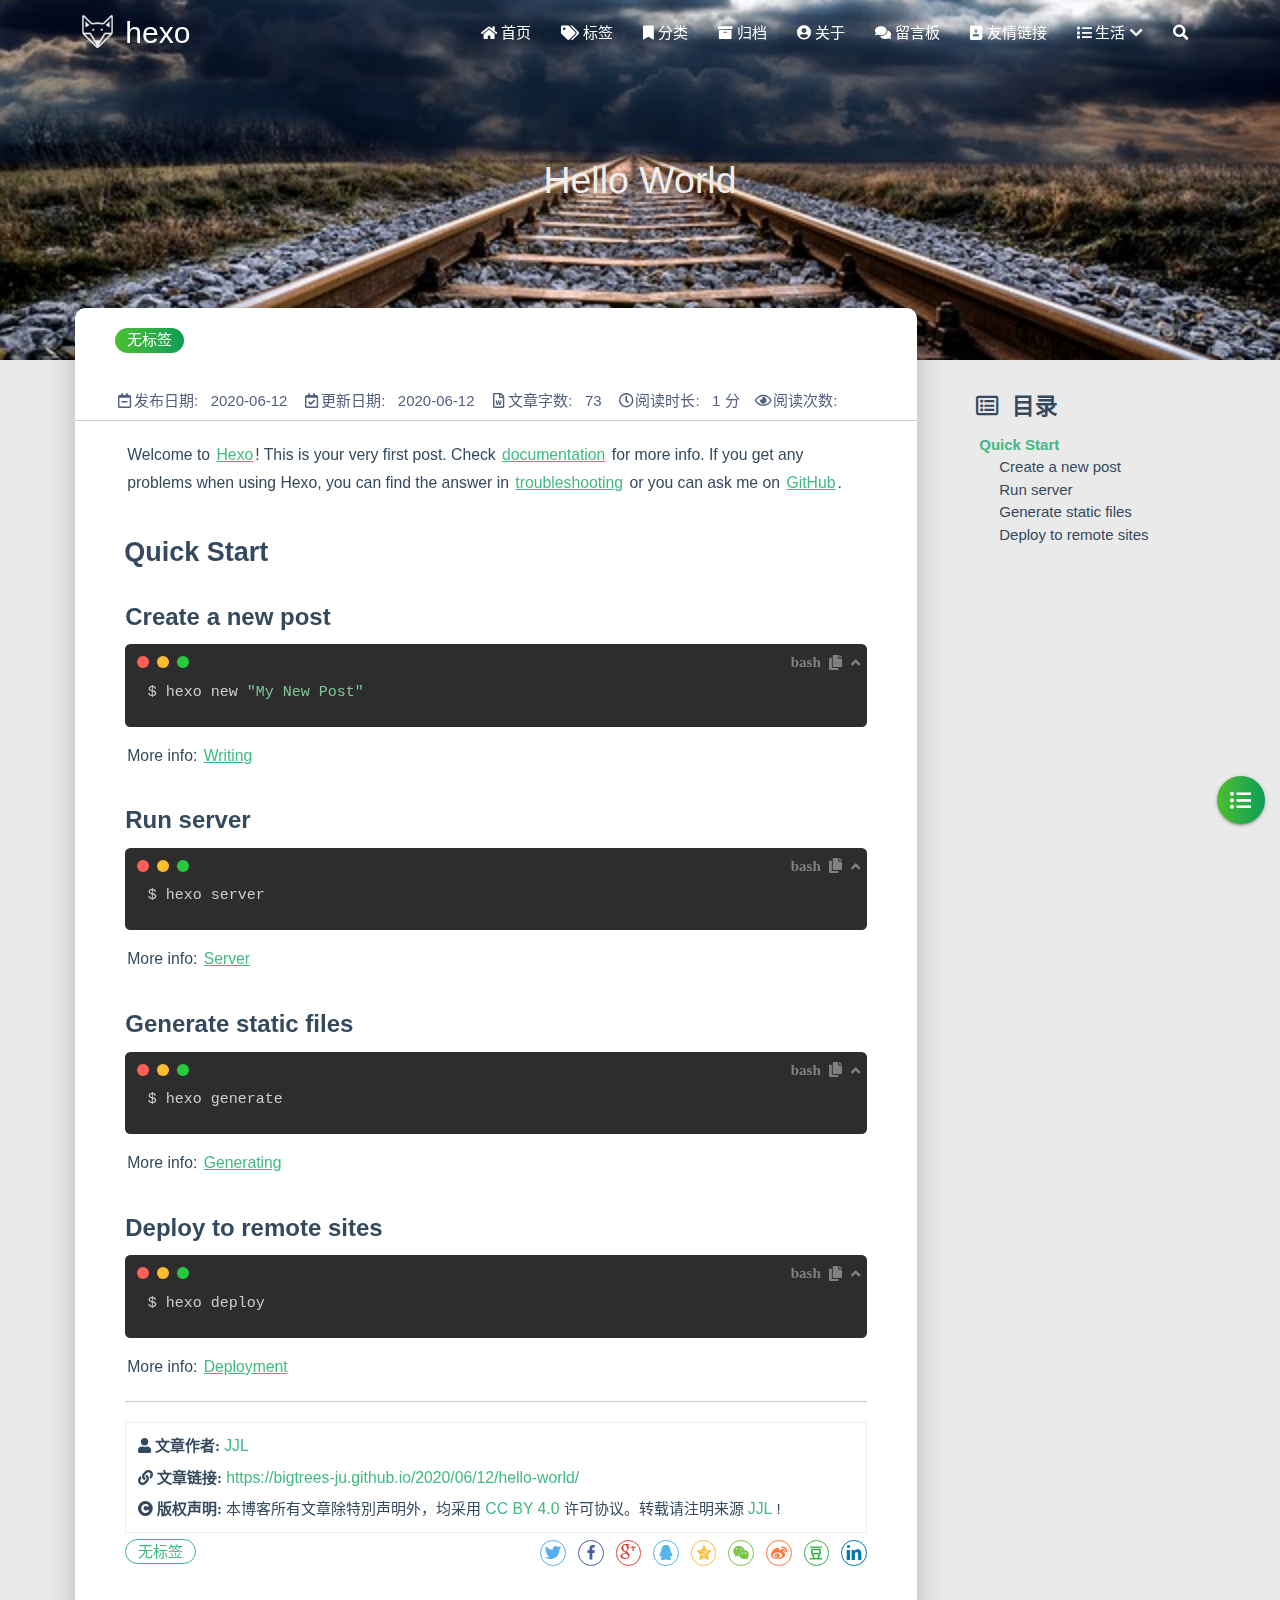
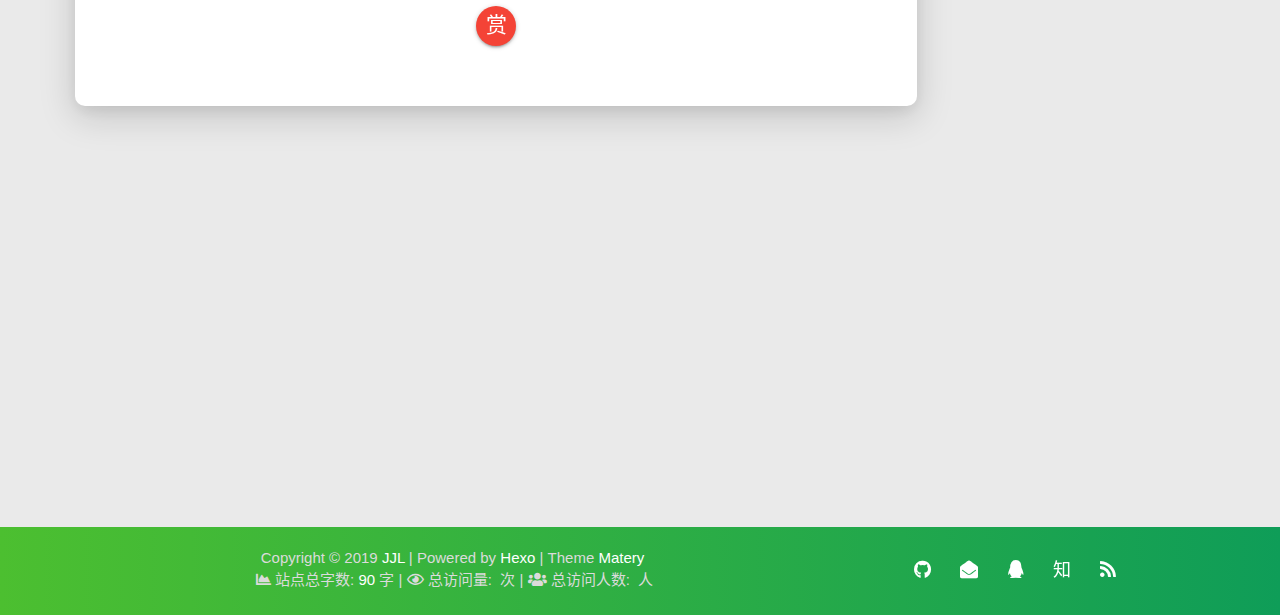
<file: 2020/06/12/hello-world/index.html>
<!DOCTYPE HTML>
<html lang="zh-CN">


<head>
    <meta charset="utf-8">
    <meta name="keywords" content="Hello World, hexo">
    <meta name="description" content="我是谁，来自哪，要到哪里去？">
    <meta http-equiv="X-UA-Compatible" content="IE=edge">
    <meta name="viewport" content="width=device-width, initial-scale=1.0, user-scalable=no">
    <meta name="renderer" content="webkit|ie-stand|ie-comp">
    <meta name="mobile-web-app-capable" content="yes">
    <meta name="format-detection" content="telephone=no">
    <meta name="apple-mobile-web-app-capable" content="yes">
    <meta name="apple-mobile-web-app-status-bar-style" content="black-translucent">
    <!-- Global site tag (gtag.js) - Google Analytics -->


    <title>Hello World | hexo</title>
    <link rel="icon" type="image/png" href="/favicon.png">

    <link rel="stylesheet" type="text/css" href="/libs/awesome/css/all.css">
    <link rel="stylesheet" type="text/css" href="/libs/materialize/materialize.min.css">
    <link rel="stylesheet" type="text/css" href="/libs/aos/aos.css">
    <link rel="stylesheet" type="text/css" href="/libs/animate/animate.min.css">
    <link rel="stylesheet" type="text/css" href="/libs/lightGallery/css/lightgallery.min.css">
    <link rel="stylesheet" type="text/css" href="/css/matery.css">
    <link rel="stylesheet" type="text/css" href="/css/my.css">

    <script src="/libs/jquery/jquery.min.js"></script>

<meta name="generator" content="Hexo 4.2.1"><link rel="stylesheet" href="/css/prism-tomorrow.css" type="text/css"></head>


<body>
    <header class="navbar-fixed">
    <nav id="headNav" class="bg-color nav-transparent">
        <div id="navContainer" class="nav-wrapper container">
            <div class="brand-logo">
                <a href="/" class="waves-effect waves-light">
                    
                    <img src="/medias/logo.png" class="logo-img" alt="LOGO">
                    
                    <span class="logo-span">hexo</span>
                </a>
            </div>
            

<a href="#" data-target="mobile-nav" class="sidenav-trigger button-collapse"><i class="fas fa-bars"></i></a>
<ul class="right nav-menu">
  
  <li class="hide-on-med-and-down nav-item">
    
    <a href="/" class="waves-effect waves-light">
      
      <i class="fas fa-home" style="zoom: 0.6;"></i>
      
      <span>首页</span>
    </a>
    
  </li>
  
  <li class="hide-on-med-and-down nav-item">
    
    <a href="/tags" class="waves-effect waves-light">
      
      <i class="fas fa-tags" style="zoom: 0.6;"></i>
      
      <span>标签</span>
    </a>
    
  </li>
  
  <li class="hide-on-med-and-down nav-item">
    
    <a href="/categories" class="waves-effect waves-light">
      
      <i class="fas fa-bookmark" style="zoom: 0.6;"></i>
      
      <span>分类</span>
    </a>
    
  </li>
  
  <li class="hide-on-med-and-down nav-item">
    
    <a href="/archives" class="waves-effect waves-light">
      
      <i class="fas fa-archive" style="zoom: 0.6;"></i>
      
      <span>归档</span>
    </a>
    
  </li>
  
  <li class="hide-on-med-and-down nav-item">
    
    <a href="/about" class="waves-effect waves-light">
      
      <i class="fas fa-user-circle" style="zoom: 0.6;"></i>
      
      <span>关于</span>
    </a>
    
  </li>
  
  <li class="hide-on-med-and-down nav-item">
    
    <a href="/contact" class="waves-effect waves-light">
      
      <i class="fas fa-comments" style="zoom: 0.6;"></i>
      
      <span>留言板</span>
    </a>
    
  </li>
  
  <li class="hide-on-med-and-down nav-item">
    
    <a href="/friends" class="waves-effect waves-light">
      
      <i class="fas fa-address-book" style="zoom: 0.6;"></i>
      
      <span>友情链接</span>
    </a>
    
  </li>
  
  <li class="hide-on-med-and-down nav-item">
    
    <a href="" class="waves-effect waves-light">

      
      <i class="fas fa-list" style="zoom: 0.6;"></i>
      
      <span>生活</span>
      <i class="fas fa-chevron-down" aria-hidden="true" style="zoom: 0.6;"></i>
    </a>
    <ul class="sub-nav menus_item_child ">
      
      <li>
        <a href="/musics">
          
          <i class="fas fa-music" style="margin-top: -20px; zoom: 0.6;"></i>
          
          <span>音乐</span>
        </a>
      </li>
      
      <li>
        <a href="/movies">
          
          <i class="fas fa-film" style="margin-top: -20px; zoom: 0.6;"></i>
          
          <span>电影</span>
        </a>
      </li>
      
      <li>
        <a href="/books">
          
          <i class="fas fa-book" style="margin-top: -20px; zoom: 0.6;"></i>
          
          <span>书籍</span>
        </a>
      </li>
      
      <li>
        <a href="/galleries">
          
          <i class="fas fa-image" style="margin-top: -20px; zoom: 0.6;"></i>
          
          <span>相册</span>
        </a>
      </li>
      
    </ul>
    
  </li>
  
  <li>
    <a href="#searchModal" class="modal-trigger waves-effect waves-light">
      <i id="searchIcon" class="fas fa-search" title="搜索" style="zoom: 0.85;"></i>
    </a>
  </li>
</ul>


<div id="mobile-nav" class="side-nav sidenav">

    <div class="mobile-head bg-color">
        
        <img src="/medias/logo.png" class="logo-img circle responsive-img">
        
        <div class="logo-name">hexo</div>
        <div class="logo-desc">
            
            我是谁，来自哪，要到哪里去？
            
        </div>
    </div>

    

    <ul class="menu-list mobile-menu-list">
        
        <li class="m-nav-item">
	  
		<a href="/" class="waves-effect waves-light">
			
			    <i class="fa-fw fas fa-home"></i>
			
			首页
		</a>
          
        </li>
        
        <li class="m-nav-item">
	  
		<a href="/tags" class="waves-effect waves-light">
			
			    <i class="fa-fw fas fa-tags"></i>
			
			标签
		</a>
          
        </li>
        
        <li class="m-nav-item">
	  
		<a href="/categories" class="waves-effect waves-light">
			
			    <i class="fa-fw fas fa-bookmark"></i>
			
			分类
		</a>
          
        </li>
        
        <li class="m-nav-item">
	  
		<a href="/archives" class="waves-effect waves-light">
			
			    <i class="fa-fw fas fa-archive"></i>
			
			归档
		</a>
          
        </li>
        
        <li class="m-nav-item">
	  
		<a href="/about" class="waves-effect waves-light">
			
			    <i class="fa-fw fas fa-user-circle"></i>
			
			关于
		</a>
          
        </li>
        
        <li class="m-nav-item">
	  
		<a href="/contact" class="waves-effect waves-light">
			
			    <i class="fa-fw fas fa-comments"></i>
			
			留言板
		</a>
          
        </li>
        
        <li class="m-nav-item">
	  
		<a href="/friends" class="waves-effect waves-light">
			
			    <i class="fa-fw fas fa-address-book"></i>
			
			友情链接
		</a>
          
        </li>
        
        <li class="m-nav-item">
	  
		<a href="javascript:;">
			
				<i class="fa-fw fas fa-list"></i>
			
			生活
			<span class="m-icon"><i class="fas fa-chevron-right"></i></span>
		</a>
            <ul  style="background:  ;" >
              
                <li>

                  <a href="/musics " style="margin-left:75px">
				  
				   <i class="fa fas fa-music" style="position: absolute;left:50px" ></i>
			      
		          <span>音乐</span>
                  </a>
                </li>
              
                <li>

                  <a href="/movies " style="margin-left:75px">
				  
				   <i class="fa fas fa-film" style="position: absolute;left:50px" ></i>
			      
		          <span>电影</span>
                  </a>
                </li>
              
                <li>

                  <a href="/books " style="margin-left:75px">
				  
				   <i class="fa fas fa-book" style="position: absolute;left:50px" ></i>
			      
		          <span>书籍</span>
                  </a>
                </li>
              
                <li>

                  <a href="/galleries " style="margin-left:75px">
				  
				   <i class="fa fas fa-image" style="position: absolute;left:50px" ></i>
			      
		          <span>相册</span>
                  </a>
                </li>
              
            </ul>
          
        </li>
        
        
        <li><div class="divider"></div></li>
        <li>
            <a href="https://github.com/blinkfox/hexo-theme-matery" class="waves-effect waves-light" target="_blank">
                <i class="fab fa-github-square fa-fw"></i>Fork Me
            </a>
        </li>
        
    </ul>
</div>


        </div>

        
            <style>
    .nav-transparent .github-corner {
        display: none !important;
    }

    .github-corner {
        position: absolute;
        z-index: 10;
        top: 0;
        right: 0;
        border: 0;
        transform: scale(1.1);
    }

    .github-corner svg {
        color: #0f9d58;
        fill: #fff;
        height: 64px;
        width: 64px;
    }

    .github-corner:hover .octo-arm {
        animation: a 0.56s ease-in-out;
    }

    .github-corner .octo-arm {
        animation: none;
    }

    @keyframes a {
        0%,
        to {
            transform: rotate(0);
        }
        20%,
        60% {
            transform: rotate(-25deg);
        }
        40%,
        80% {
            transform: rotate(10deg);
        }
    }
</style>

<a href="https://github.com/blinkfox/hexo-theme-matery" class="github-corner tooltipped hide-on-med-and-down" target="_blank"
   data-tooltip="Fork Me" data-position="left" data-delay="50">
    <svg viewBox="0 0 250 250" aria-hidden="true">
        <path d="M0,0 L115,115 L130,115 L142,142 L250,250 L250,0 Z"></path>
        <path d="M128.3,109.0 C113.8,99.7 119.0,89.6 119.0,89.6 C122.0,82.7 120.5,78.6 120.5,78.6 C119.2,72.0 123.4,76.3 123.4,76.3 C127.3,80.9 125.5,87.3 125.5,87.3 C122.9,97.6 130.6,101.9 134.4,103.2"
              fill="currentColor" style="transform-origin: 130px 106px;" class="octo-arm"></path>
        <path d="M115.0,115.0 C114.9,115.1 118.7,116.5 119.8,115.4 L133.7,101.6 C136.9,99.2 139.9,98.4 142.2,98.6 C133.8,88.0 127.5,74.4 143.8,58.0 C148.5,53.4 154.0,51.2 159.7,51.0 C160.3,49.4 163.2,43.6 171.4,40.1 C171.4,40.1 176.1,42.5 178.8,56.2 C183.1,58.6 187.2,61.8 190.9,65.4 C194.5,69.0 197.7,73.2 200.1,77.6 C213.8,80.2 216.3,84.9 216.3,84.9 C212.7,93.1 206.9,96.0 205.4,96.6 C205.1,102.4 203.0,107.8 198.3,112.5 C181.9,128.9 168.3,122.5 157.7,114.1 C157.9,116.9 156.7,120.9 152.7,124.9 L141.0,136.5 C139.8,137.7 141.6,141.9 141.8,141.8 Z"
              fill="currentColor" class="octo-body"></path>
    </svg>
</a>
        
    </nav>

</header>

    



<div class="bg-cover pd-header post-cover" style="background-image: url('/medias/featureimages/12.jpg')">
    <div class="container" style="right: 0px;left: 0px;">
        <div class="row">
            <div class="col s12 m12 l12">
                <div class="brand">
                    <h1 class="description center-align post-title">Hello World</h1>
                </div>
            </div>
        </div>
    </div>
</div>




<main class="post-container content">

    
    <link rel="stylesheet" href="/libs/tocbot/tocbot.css">
<style>
    #articleContent h1::before,
    #articleContent h2::before,
    #articleContent h3::before,
    #articleContent h4::before,
    #articleContent h5::before,
    #articleContent h6::before {
        display: block;
        content: " ";
        height: 100px;
        margin-top: -100px;
        visibility: hidden;
    }

    #articleContent :focus {
        outline: none;
    }

    .toc-fixed {
        position: fixed;
        top: 64px;
    }

    .toc-widget {
        width: 345px;
        padding-left: 20px;
    }

    .toc-widget .toc-title {
        margin: 35px 0 15px 0;
        padding-left: 17px;
        font-size: 1.5rem;
        font-weight: bold;
        line-height: 1.5rem;
    }

    .toc-widget ol {
        padding: 0;
        list-style: none;
    }

    #toc-content {
        height: calc(100vh - 250px);
        overflow: auto;
    }

    #toc-content ol {
        padding-left: 10px;
    }

    #toc-content ol li {
        padding-left: 10px;
    }

    #toc-content .toc-link:hover {
        color: #42b983;
        font-weight: 700;
        text-decoration: underline;
    }

    #toc-content .toc-link::before {
        background-color: transparent;
        max-height: 25px;

        position: absolute;
        right: 23.5vw;
        display: block;
    }

    #toc-content .is-active-link {
        color: #42b983;
    }

    #floating-toc-btn {
        position: fixed;
        right: 15px;
        bottom: 76px;
        padding-top: 15px;
        margin-bottom: 0;
        z-index: 998;
    }

    #floating-toc-btn .btn-floating {
        width: 48px;
        height: 48px;
    }

    #floating-toc-btn .btn-floating i {
        line-height: 48px;
        font-size: 1.4rem;
    }
</style>
<div class="row">
    <div id="main-content" class="col s12 m12 l9">
        <!-- 文章内容详情 -->
<div id="artDetail">
    <div class="card">
        <div class="card-content article-info">
            <div class="row tag-cate">
                <div class="col s7">
                    
                          <div class="article-tag">
                            <span class="chip bg-color">无标签</span>
                          </div>
                    
                </div>
                <div class="col s5 right-align">
                    
                </div>
            </div>

            <div class="post-info">
                
                <div class="post-date info-break-policy">
                    <i class="far fa-calendar-minus fa-fw"></i>发布日期:&nbsp;&nbsp;
                    2020-06-12
                </div>
                

                
                <div class="post-date info-break-policy">
                    <i class="far fa-calendar-check fa-fw"></i>更新日期:&nbsp;&nbsp;
                    2020-06-12
                </div>
                

                
                <div class="info-break-policy">
                    <i class="far fa-file-word fa-fw"></i>文章字数:&nbsp;&nbsp;
                    73
                </div>
                

                
                <div class="info-break-policy">
                    <i class="far fa-clock fa-fw"></i>阅读时长:&nbsp;&nbsp;
                    1 分
                </div>
                

                
                    <div id="busuanzi_container_page_pv" class="info-break-policy">
                        <i class="far fa-eye fa-fw"></i>阅读次数:&nbsp;&nbsp;
                        <span id="busuanzi_value_page_pv"></span>
                    </div>
				
            </div>
        </div>
        <hr class="clearfix">
        <div class="card-content article-card-content">
            <div id="articleContent">
                <p>Welcome to <a href="https://hexo.io/" target="_blank" rel="noopener">Hexo</a>! This is your very first post. Check <a href="https://hexo.io/docs/" target="_blank" rel="noopener">documentation</a> for more info. If you get any problems when using Hexo, you can find the answer in <a href="https://hexo.io/docs/troubleshooting.html" target="_blank" rel="noopener">troubleshooting</a> or you can ask me on <a href="https://github.com/hexojs/hexo/issues" target="_blank" rel="noopener">GitHub</a>.</p>
<h2 id="Quick-Start"><a href="#Quick-Start" class="headerlink" title="Quick Start"></a>Quick Start</h2><h3 id="Create-a-new-post"><a href="#Create-a-new-post" class="headerlink" title="Create a new post"></a>Create a new post</h3><pre class=" language-bash"><code class="language-bash">$ hexo new <span class="token string">"My New Post"</span></code></pre>
<p>More info: <a href="https://hexo.io/docs/writing.html" target="_blank" rel="noopener">Writing</a></p>
<h3 id="Run-server"><a href="#Run-server" class="headerlink" title="Run server"></a>Run server</h3><pre class=" language-bash"><code class="language-bash">$ hexo server</code></pre>
<p>More info: <a href="https://hexo.io/docs/server.html" target="_blank" rel="noopener">Server</a></p>
<h3 id="Generate-static-files"><a href="#Generate-static-files" class="headerlink" title="Generate static files"></a>Generate static files</h3><pre class=" language-bash"><code class="language-bash">$ hexo generate</code></pre>
<p>More info: <a href="https://hexo.io/docs/generating.html" target="_blank" rel="noopener">Generating</a></p>
<h3 id="Deploy-to-remote-sites"><a href="#Deploy-to-remote-sites" class="headerlink" title="Deploy to remote sites"></a>Deploy to remote sites</h3><pre class=" language-bash"><code class="language-bash">$ hexo deploy</code></pre>
<p>More info: <a href="https://hexo.io/docs/one-command-deployment.html" target="_blank" rel="noopener">Deployment</a></p>

            </div>
            <hr/>

            

    <div class="reprint" id="reprint-statement">
        
            <div class="reprint__author">
                <span class="reprint-meta" style="font-weight: bold;">
                    <i class="fas fa-user">
                        文章作者:
                    </i>
                </span>
                <span class="reprint-info">
                    <a href="/about" rel="external nofollow noreferrer">JJL</a>
                </span>
            </div>
            <div class="reprint__type">
                <span class="reprint-meta" style="font-weight: bold;">
                    <i class="fas fa-link">
                        文章链接:
                    </i>
                </span>
                <span class="reprint-info">
                    <a href="https://bigtrees-ju.github.io/2020/06/12/hello-world/">https://bigtrees-ju.github.io/2020/06/12/hello-world/</a>
                </span>
            </div>
            <div class="reprint__notice">
                <span class="reprint-meta" style="font-weight: bold;">
                    <i class="fas fa-copyright">
                        版权声明:
                    </i>
                </span>
                <span class="reprint-info">
                    本博客所有文章除特別声明外，均采用
                    <a href="https://creativecommons.org/licenses/by/4.0/deed.zh" rel="external nofollow noreferrer" target="_blank">CC BY 4.0</a>
                    许可协议。转载请注明来源
                    <a href="/about" target="_blank">JJL</a>
                    !
                </span>
            </div>
        
    </div>

    <script async defer>
      document.addEventListener("copy", function (e) {
        let toastHTML = '<span>复制成功，请遵循本文的转载规则</span><button class="btn-flat toast-action" onclick="navToReprintStatement()" style="font-size: smaller">查看</a>';
        M.toast({html: toastHTML})
      });

      function navToReprintStatement() {
        $("html, body").animate({scrollTop: $("#reprint-statement").offset().top - 80}, 800);
      }
    </script>



            <div class="tag_share" style="display: block;">
                <div class="post-meta__tag-list" style="display: inline-block;">
                    
                        <div class="article-tag">
                            <span class="chip bg-color">无标签</span>
                        </div>
                    
                </div>
                <div class="post_share" style="zoom: 80%; width: fit-content; display: inline-block; float: right; margin: -0.15rem 0;">
                    <link rel="stylesheet" type="text/css" href="/libs/share/css/share.min.css">
<div id="article-share">

    
    <div class="social-share" data-sites="twitter,facebook,google,qq,qzone,wechat,weibo,douban,linkedin" data-wechat-qrcode-helper="<p>微信扫一扫即可分享！</p>"></div>
    <script src="/libs/share/js/social-share.min.js"></script>
    

    

</div>

                </div>
            </div>
            
                <style>
    #reward {
        margin: 40px 0;
        text-align: center;
    }

    #reward .reward-link {
        font-size: 1.4rem;
        line-height: 38px;
    }

    #reward .btn-floating:hover {
        box-shadow: 0 6px 12px rgba(0, 0, 0, 0.2), 0 5px 15px rgba(0, 0, 0, 0.2);
    }

    #rewardModal {
        width: 320px;
        height: 350px;
    }

    #rewardModal .reward-title {
        margin: 15px auto;
        padding-bottom: 5px;
    }

    #rewardModal .modal-content {
        padding: 10px;
    }

    #rewardModal .close {
        position: absolute;
        right: 15px;
        top: 15px;
        color: rgba(0, 0, 0, 0.5);
        font-size: 1.3rem;
        line-height: 20px;
        cursor: pointer;
    }

    #rewardModal .close:hover {
        color: #ef5350;
        transform: scale(1.3);
        -moz-transform:scale(1.3);
        -webkit-transform:scale(1.3);
        -o-transform:scale(1.3);
    }

    #rewardModal .reward-tabs {
        margin: 0 auto;
        width: 210px;
    }

    .reward-tabs .tabs {
        height: 38px;
        margin: 10px auto;
        padding-left: 0;
    }

    .reward-content ul {
        padding-left: 0 !important;
    }

    .reward-tabs .tabs .tab {
        height: 38px;
        line-height: 38px;
    }

    .reward-tabs .tab a {
        color: #fff;
        background-color: #ccc;
    }

    .reward-tabs .tab a:hover {
        background-color: #ccc;
        color: #fff;
    }

    .reward-tabs .wechat-tab .active {
        color: #fff !important;
        background-color: #22AB38 !important;
    }

    .reward-tabs .alipay-tab .active {
        color: #fff !important;
        background-color: #019FE8 !important;
    }

    .reward-tabs .reward-img {
        width: 210px;
        height: 210px;
    }
</style>

<div id="reward">
    <a href="#rewardModal" class="reward-link modal-trigger btn-floating btn-medium waves-effect waves-light red">赏</a>

    <!-- Modal Structure -->
    <div id="rewardModal" class="modal">
        <div class="modal-content">
            <a class="close modal-close"><i class="fas fa-times"></i></a>
            <h4 class="reward-title">你的赏识是我前进的动力</h4>
            <div class="reward-content">
                <div class="reward-tabs">
                    <ul class="tabs row">
                        <li class="tab col s6 alipay-tab waves-effect waves-light"><a href="#alipay">支付宝</a></li>
                        <li class="tab col s6 wechat-tab waves-effect waves-light"><a href="#wechat">微 信</a></li>
                    </ul>
                    <div id="alipay">
                        <img src="/medias/reward/alipay.jpg" class="reward-img" alt="支付宝打赏二维码">
                    </div>
                    <div id="wechat">
                        <img src="/medias/reward/wechat.png" class="reward-img" alt="微信打赏二维码">
                    </div>
                </div>
            </div>
        </div>
    </div>
</div>

<script>
    $(function () {
        $('.tabs').tabs();
    });
</script>

            
        </div>
    </div>

    

    

    

    

    

    

    

<article id="prenext-posts" class="prev-next articles">
    <div class="row article-row">
        
        <div class="article col s12 m6" data-aos="fade-up">
            <div class="article-badge left-badge text-color">
                <i class="fas fa-chevron-left"></i>&nbsp;上一篇</div>
            <div class="card">
                <a href="/2020/06/12/jjl-de-di-yi-pian-wen-zhang/">
                    <div class="card-image">
                        
                        
                        <img src="/medias/featureimages/4.jpg" class="responsive-img" alt="JJL的第一篇文章">
                        
                        <span class="card-title">JJL的第一篇文章</span>
                    </div>
                </a>
                <div class="card-content article-content">
                    <div class="summary block-with-text">
                        
                            第一章内容:    OkOkOk!

第二章内容：kakaka

参考文献nowhere.

                        
                    </div>
                    <div class="publish-info">
                        <span class="publish-date">
                            <i class="far fa-clock fa-fw icon-date"></i>2020-06-12
                        </span>
                        <span class="publish-author">
                            
                            <i class="fas fa-user fa-fw"></i>
                            JJL
                            
                        </span>
                    </div>
                </div>
                
            </div>
        </div>
        
        
        <div class="article col s12 m6" data-aos="fade-up">
            <div class="article-badge right-badge text-color">
                本篇&nbsp;<i class="far fa-dot-circle"></i>
            </div>
            <div class="card">
                <a href="/2020/06/12/hello-world/">
                    <div class="card-image">
                        
                        
                        <img src="/medias/featureimages/12.jpg" class="responsive-img" alt="Hello World">
                        
                        <span class="card-title">Hello World</span>
                    </div>
                </a>
                <div class="card-content article-content">
                    <div class="summary block-with-text">
                        
                            Welcome to Hexo! This is your very first post. Check documentation for more info. If you get any problems when using Hex
                        
                    </div>
                    <div class="publish-info">
                            <span class="publish-date">
                                <i class="far fa-clock fa-fw icon-date"></i>2020-06-12
                            </span>
                        <span class="publish-author">
                            
                            <i class="fas fa-user fa-fw"></i>
                            JJL
                            
                        </span>
                    </div>
                </div>

                
            </div>
        </div>
        
    </div>
</article>

</div>



<!-- 代码块功能依赖 -->
<script type="text/javascript" src="/libs/codeBlock/codeBlockFuction.js"></script>

<!-- 代码语言 -->

<script type="text/javascript" src="/libs/codeBlock/codeLang.js"></script>


<!-- 代码块复制 -->

<script type="text/javascript" src="/libs/codeBlock/codeCopy.js"></script>


<!-- 代码块收缩 -->

<script type="text/javascript" src="/libs/codeBlock/codeShrink.js"></script>


<!-- 代码块折行 -->

<style type="text/css">
code[class*="language-"], pre[class*="language-"] { white-space: pre !important; }
</style>


    </div>
    <div id="toc-aside" class="expanded col l3 hide-on-med-and-down">
        <div class="toc-widget">
            <div class="toc-title"><i class="far fa-list-alt"></i>&nbsp;&nbsp;目录</div>
            <div id="toc-content"></div>
        </div>
    </div>
</div>

<!-- TOC 悬浮按钮. -->

<div id="floating-toc-btn" class="hide-on-med-and-down">
    <a class="btn-floating btn-large bg-color">
        <i class="fas fa-list-ul"></i>
    </a>
</div>


<script src="/libs/tocbot/tocbot.min.js"></script>
<script>
    $(function () {
        tocbot.init({
            tocSelector: '#toc-content',
            contentSelector: '#articleContent',
            headingsOffset: -($(window).height() * 0.4 - 45),
            collapseDepth: Number('0'),
            headingSelector: 'h2, h3, h4'
        });

        // modify the toc link href to support Chinese.
        let i = 0;
        let tocHeading = 'toc-heading-';
        $('#toc-content a').each(function () {
            $(this).attr('href', '#' + tocHeading + (++i));
        });

        // modify the heading title id to support Chinese.
        i = 0;
        $('#articleContent').children('h2, h3, h4').each(function () {
            $(this).attr('id', tocHeading + (++i));
        });

        // Set scroll toc fixed.
        let tocHeight = parseInt($(window).height() * 0.4 - 64);
        let $tocWidget = $('.toc-widget');
        $(window).scroll(function () {
            let scroll = $(window).scrollTop();
            /* add post toc fixed. */
            if (scroll > tocHeight) {
                $tocWidget.addClass('toc-fixed');
            } else {
                $tocWidget.removeClass('toc-fixed');
            }
        });

        
        /* 修复文章卡片 div 的宽度. */
        let fixPostCardWidth = function (srcId, targetId) {
            let srcDiv = $('#' + srcId);
            if (srcDiv.length === 0) {
                return;
            }

            let w = srcDiv.width();
            if (w >= 450) {
                w = w + 21;
            } else if (w >= 350 && w < 450) {
                w = w + 18;
            } else if (w >= 300 && w < 350) {
                w = w + 16;
            } else {
                w = w + 14;
            }
            $('#' + targetId).width(w);
        };

        // 切换TOC目录展开收缩的相关操作.
        const expandedClass = 'expanded';
        let $tocAside = $('#toc-aside');
        let $mainContent = $('#main-content');
        $('#floating-toc-btn .btn-floating').click(function () {
            if ($tocAside.hasClass(expandedClass)) {
                $tocAside.removeClass(expandedClass).hide();
                $mainContent.removeClass('l9');
            } else {
                $tocAside.addClass(expandedClass).show();
                $mainContent.addClass('l9');
            }
            fixPostCardWidth('artDetail', 'prenext-posts');
        });
        
    });
</script>

    

</main>




    <footer class="page-footer bg-color">
    
    <div class="container row center-align" style="margin-bottom: 0px !important;">
        <div class="col s12 m8 l8 copy-right">
            Copyright&nbsp;&copy;
            <span id="year">2019</span>
            <a href="/about" target="_blank">JJL</a>
            |&nbsp;Powered by&nbsp;<a href="https://hexo.io/" target="_blank">Hexo</a>
            |&nbsp;Theme&nbsp;<a href="https://github.com/blinkfox/hexo-theme-matery" target="_blank">Matery</a>
            <br>
            
            &nbsp;<i class="fas fa-chart-area"></i>&nbsp;站点总字数:&nbsp;<span
                class="white-color">90</span>&nbsp;字
            
            
            
            
            
            
            <span id="busuanzi_container_site_pv">
                |&nbsp;<i class="far fa-eye"></i>&nbsp;总访问量:&nbsp;<span id="busuanzi_value_site_pv"
                    class="white-color"></span>&nbsp;次
            </span>
            
            
            <span id="busuanzi_container_site_uv">
                |&nbsp;<i class="fas fa-users"></i>&nbsp;总访问人数:&nbsp;<span id="busuanzi_value_site_uv"
                    class="white-color"></span>&nbsp;人
            </span>
            
            <br>
            
            <br>
            
        </div>
        <div class="col s12 m4 l4 social-link social-statis">
    <a href="https://github.com/bigTrees-JU" class="tooltipped" target="_blank" data-tooltip="访问我的GitHub" data-position="top" data-delay="50">
        <i class="fab fa-github"></i>
    </a>



    <a href="mailto:913638955@qq.com" class="tooltipped" target="_blank" data-tooltip="邮件联系我" data-position="top" data-delay="50">
        <i class="fas fa-envelope-open"></i>
    </a>







    <a href="tencent://AddContact/?fromId=50&fromSubId=1&subcmd=all&uin=913638955" class="tooltipped" target="_blank" data-tooltip="QQ联系我: 913638955" data-position="top" data-delay="50">
        <i class="fab fa-qq"></i>
    </a>





    <a href="https://www.zhihu.com" class="tooltipped" target="_blank" data-tooltip="关注我的知乎: https://www.zhihu.com" data-position="top" data-delay="50">
        <i class="fab fa-zhihu1">知</i>
    </a>



    <a href="/atom.xml" class="tooltipped" target="_blank" data-tooltip="RSS 订阅" data-position="top" data-delay="50">
        <i class="fas fa-rss"></i>
    </a>

</div>
    </div>
</footer>

<div class="progress-bar"></div>


    <!-- 搜索遮罩框 -->
<div id="searchModal" class="modal">
    <div class="modal-content">
        <div class="search-header">
            <span class="title"><i class="fas fa-search"></i>&nbsp;&nbsp;搜索</span>
            <input type="search" id="searchInput" name="s" placeholder="请输入搜索的关键字"
                   class="search-input">
        </div>
        <div id="searchResult"></div>
    </div>
</div>

<script src="/js/search.js"></script>
<script type="text/javascript">
$(function () {
    searchFunc("/search.xml", 'searchInput', 'searchResult');
});
</script>

    <!-- 回到顶部按钮 -->
<div id="backTop" class="top-scroll">
    <a class="btn-floating btn-large waves-effect waves-light" href="#!">
        <i class="fas fa-arrow-up"></i>
    </a>
</div>


    <script src="/libs/materialize/materialize.min.js"></script>
    <script src="/libs/masonry/masonry.pkgd.min.js"></script>
    <script src="/libs/aos/aos.js"></script>
    <script src="/libs/scrollprogress/scrollProgress.min.js"></script>
    <script src="/libs/lightGallery/js/lightgallery-all.min.js"></script>
    <script src="/js/matery.js"></script>

    <!-- Baidu Analytics -->

    <!-- Baidu Push -->

<script>
    (function () {
        var bp = document.createElement('script');
        var curProtocol = window.location.protocol.split(':')[0];
        if (curProtocol === 'https') {
            bp.src = 'https://zz.bdstatic.com/linksubmit/push.js';
        } else {
            bp.src = 'http://push.zhanzhang.baidu.com/push.js';
        }
        var s = document.getElementsByTagName("script")[0];
        s.parentNode.insertBefore(bp, s);
    })();
</script>

    
    <script src="/libs/others/clicklove.js" async="async"></script>
    
    
    <script async src="/libs/others/busuanzi.pure.mini.js"></script>
    

    

    

    

    

    

    
    <script src="/libs/instantpage/instantpage.js" type="module"></script>
    

</body>

</html>
</file>
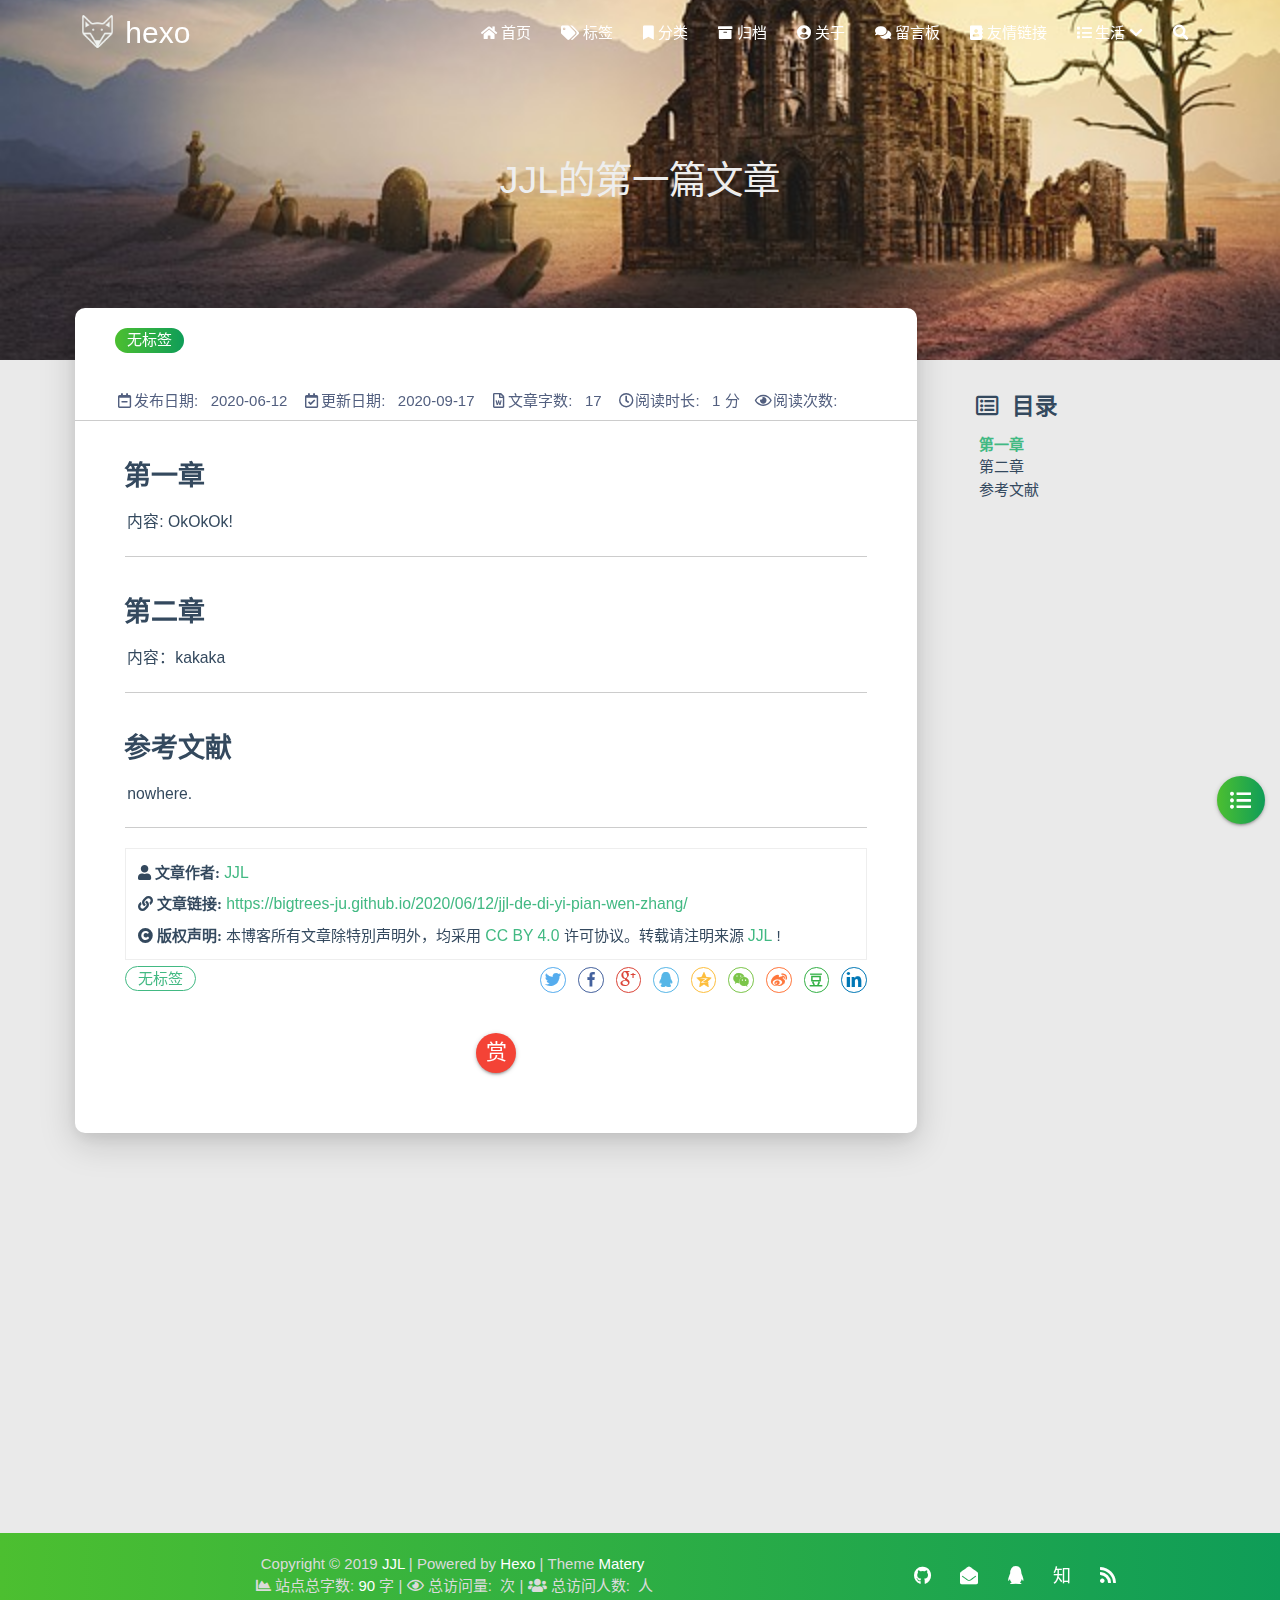
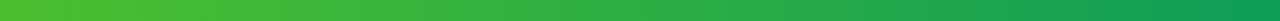
<file: 2020/06/12/jjl-de-di-yi-pian-wen-zhang/index.html>
<!DOCTYPE HTML>
<html lang="zh-CN">


<head>
    <meta charset="utf-8">
    <meta name="keywords" content="JJL的第一篇文章, hexo">
    <meta name="description" content="我是谁，来自哪，要到哪里去？">
    <meta http-equiv="X-UA-Compatible" content="IE=edge">
    <meta name="viewport" content="width=device-width, initial-scale=1.0, user-scalable=no">
    <meta name="renderer" content="webkit|ie-stand|ie-comp">
    <meta name="mobile-web-app-capable" content="yes">
    <meta name="format-detection" content="telephone=no">
    <meta name="apple-mobile-web-app-capable" content="yes">
    <meta name="apple-mobile-web-app-status-bar-style" content="black-translucent">
    <!-- Global site tag (gtag.js) - Google Analytics -->


    <title>JJL的第一篇文章 | hexo</title>
    <link rel="icon" type="image/png" href="/favicon.png">

    <link rel="stylesheet" type="text/css" href="/libs/awesome/css/all.css">
    <link rel="stylesheet" type="text/css" href="/libs/materialize/materialize.min.css">
    <link rel="stylesheet" type="text/css" href="/libs/aos/aos.css">
    <link rel="stylesheet" type="text/css" href="/libs/animate/animate.min.css">
    <link rel="stylesheet" type="text/css" href="/libs/lightGallery/css/lightgallery.min.css">
    <link rel="stylesheet" type="text/css" href="/css/matery.css">
    <link rel="stylesheet" type="text/css" href="/css/my.css">

    <script src="/libs/jquery/jquery.min.js"></script>

<meta name="generator" content="Hexo 4.2.1"><link rel="stylesheet" href="/css/prism-tomorrow.css" type="text/css"></head>


<body>
    <header class="navbar-fixed">
    <nav id="headNav" class="bg-color nav-transparent">
        <div id="navContainer" class="nav-wrapper container">
            <div class="brand-logo">
                <a href="/" class="waves-effect waves-light">
                    
                    <img src="/medias/logo.png" class="logo-img" alt="LOGO">
                    
                    <span class="logo-span">hexo</span>
                </a>
            </div>
            

<a href="#" data-target="mobile-nav" class="sidenav-trigger button-collapse"><i class="fas fa-bars"></i></a>
<ul class="right nav-menu">
  
  <li class="hide-on-med-and-down nav-item">
    
    <a href="/" class="waves-effect waves-light">
      
      <i class="fas fa-home" style="zoom: 0.6;"></i>
      
      <span>首页</span>
    </a>
    
  </li>
  
  <li class="hide-on-med-and-down nav-item">
    
    <a href="/tags" class="waves-effect waves-light">
      
      <i class="fas fa-tags" style="zoom: 0.6;"></i>
      
      <span>标签</span>
    </a>
    
  </li>
  
  <li class="hide-on-med-and-down nav-item">
    
    <a href="/categories" class="waves-effect waves-light">
      
      <i class="fas fa-bookmark" style="zoom: 0.6;"></i>
      
      <span>分类</span>
    </a>
    
  </li>
  
  <li class="hide-on-med-and-down nav-item">
    
    <a href="/archives" class="waves-effect waves-light">
      
      <i class="fas fa-archive" style="zoom: 0.6;"></i>
      
      <span>归档</span>
    </a>
    
  </li>
  
  <li class="hide-on-med-and-down nav-item">
    
    <a href="/about" class="waves-effect waves-light">
      
      <i class="fas fa-user-circle" style="zoom: 0.6;"></i>
      
      <span>关于</span>
    </a>
    
  </li>
  
  <li class="hide-on-med-and-down nav-item">
    
    <a href="/contact" class="waves-effect waves-light">
      
      <i class="fas fa-comments" style="zoom: 0.6;"></i>
      
      <span>留言板</span>
    </a>
    
  </li>
  
  <li class="hide-on-med-and-down nav-item">
    
    <a href="/friends" class="waves-effect waves-light">
      
      <i class="fas fa-address-book" style="zoom: 0.6;"></i>
      
      <span>友情链接</span>
    </a>
    
  </li>
  
  <li class="hide-on-med-and-down nav-item">
    
    <a href="" class="waves-effect waves-light">

      
      <i class="fas fa-list" style="zoom: 0.6;"></i>
      
      <span>生活</span>
      <i class="fas fa-chevron-down" aria-hidden="true" style="zoom: 0.6;"></i>
    </a>
    <ul class="sub-nav menus_item_child ">
      
      <li>
        <a href="/musics">
          
          <i class="fas fa-music" style="margin-top: -20px; zoom: 0.6;"></i>
          
          <span>音乐</span>
        </a>
      </li>
      
      <li>
        <a href="/movies">
          
          <i class="fas fa-film" style="margin-top: -20px; zoom: 0.6;"></i>
          
          <span>电影</span>
        </a>
      </li>
      
      <li>
        <a href="/books">
          
          <i class="fas fa-book" style="margin-top: -20px; zoom: 0.6;"></i>
          
          <span>书籍</span>
        </a>
      </li>
      
      <li>
        <a href="/galleries">
          
          <i class="fas fa-image" style="margin-top: -20px; zoom: 0.6;"></i>
          
          <span>相册</span>
        </a>
      </li>
      
    </ul>
    
  </li>
  
  <li>
    <a href="#searchModal" class="modal-trigger waves-effect waves-light">
      <i id="searchIcon" class="fas fa-search" title="搜索" style="zoom: 0.85;"></i>
    </a>
  </li>
</ul>


<div id="mobile-nav" class="side-nav sidenav">

    <div class="mobile-head bg-color">
        
        <img src="/medias/logo.png" class="logo-img circle responsive-img">
        
        <div class="logo-name">hexo</div>
        <div class="logo-desc">
            
            我是谁，来自哪，要到哪里去？
            
        </div>
    </div>

    

    <ul class="menu-list mobile-menu-list">
        
        <li class="m-nav-item">
	  
		<a href="/" class="waves-effect waves-light">
			
			    <i class="fa-fw fas fa-home"></i>
			
			首页
		</a>
          
        </li>
        
        <li class="m-nav-item">
	  
		<a href="/tags" class="waves-effect waves-light">
			
			    <i class="fa-fw fas fa-tags"></i>
			
			标签
		</a>
          
        </li>
        
        <li class="m-nav-item">
	  
		<a href="/categories" class="waves-effect waves-light">
			
			    <i class="fa-fw fas fa-bookmark"></i>
			
			分类
		</a>
          
        </li>
        
        <li class="m-nav-item">
	  
		<a href="/archives" class="waves-effect waves-light">
			
			    <i class="fa-fw fas fa-archive"></i>
			
			归档
		</a>
          
        </li>
        
        <li class="m-nav-item">
	  
		<a href="/about" class="waves-effect waves-light">
			
			    <i class="fa-fw fas fa-user-circle"></i>
			
			关于
		</a>
          
        </li>
        
        <li class="m-nav-item">
	  
		<a href="/contact" class="waves-effect waves-light">
			
			    <i class="fa-fw fas fa-comments"></i>
			
			留言板
		</a>
          
        </li>
        
        <li class="m-nav-item">
	  
		<a href="/friends" class="waves-effect waves-light">
			
			    <i class="fa-fw fas fa-address-book"></i>
			
			友情链接
		</a>
          
        </li>
        
        <li class="m-nav-item">
	  
		<a href="javascript:;">
			
				<i class="fa-fw fas fa-list"></i>
			
			生活
			<span class="m-icon"><i class="fas fa-chevron-right"></i></span>
		</a>
            <ul  style="background:  ;" >
              
                <li>

                  <a href="/musics " style="margin-left:75px">
				  
				   <i class="fa fas fa-music" style="position: absolute;left:50px" ></i>
			      
		          <span>音乐</span>
                  </a>
                </li>
              
                <li>

                  <a href="/movies " style="margin-left:75px">
				  
				   <i class="fa fas fa-film" style="position: absolute;left:50px" ></i>
			      
		          <span>电影</span>
                  </a>
                </li>
              
                <li>

                  <a href="/books " style="margin-left:75px">
				  
				   <i class="fa fas fa-book" style="position: absolute;left:50px" ></i>
			      
		          <span>书籍</span>
                  </a>
                </li>
              
                <li>

                  <a href="/galleries " style="margin-left:75px">
				  
				   <i class="fa fas fa-image" style="position: absolute;left:50px" ></i>
			      
		          <span>相册</span>
                  </a>
                </li>
              
            </ul>
          
        </li>
        
        
        <li><div class="divider"></div></li>
        <li>
            <a href="https://github.com/blinkfox/hexo-theme-matery" class="waves-effect waves-light" target="_blank">
                <i class="fab fa-github-square fa-fw"></i>Fork Me
            </a>
        </li>
        
    </ul>
</div>


        </div>

        
            <style>
    .nav-transparent .github-corner {
        display: none !important;
    }

    .github-corner {
        position: absolute;
        z-index: 10;
        top: 0;
        right: 0;
        border: 0;
        transform: scale(1.1);
    }

    .github-corner svg {
        color: #0f9d58;
        fill: #fff;
        height: 64px;
        width: 64px;
    }

    .github-corner:hover .octo-arm {
        animation: a 0.56s ease-in-out;
    }

    .github-corner .octo-arm {
        animation: none;
    }

    @keyframes a {
        0%,
        to {
            transform: rotate(0);
        }
        20%,
        60% {
            transform: rotate(-25deg);
        }
        40%,
        80% {
            transform: rotate(10deg);
        }
    }
</style>

<a href="https://github.com/blinkfox/hexo-theme-matery" class="github-corner tooltipped hide-on-med-and-down" target="_blank"
   data-tooltip="Fork Me" data-position="left" data-delay="50">
    <svg viewBox="0 0 250 250" aria-hidden="true">
        <path d="M0,0 L115,115 L130,115 L142,142 L250,250 L250,0 Z"></path>
        <path d="M128.3,109.0 C113.8,99.7 119.0,89.6 119.0,89.6 C122.0,82.7 120.5,78.6 120.5,78.6 C119.2,72.0 123.4,76.3 123.4,76.3 C127.3,80.9 125.5,87.3 125.5,87.3 C122.9,97.6 130.6,101.9 134.4,103.2"
              fill="currentColor" style="transform-origin: 130px 106px;" class="octo-arm"></path>
        <path d="M115.0,115.0 C114.9,115.1 118.7,116.5 119.8,115.4 L133.7,101.6 C136.9,99.2 139.9,98.4 142.2,98.6 C133.8,88.0 127.5,74.4 143.8,58.0 C148.5,53.4 154.0,51.2 159.7,51.0 C160.3,49.4 163.2,43.6 171.4,40.1 C171.4,40.1 176.1,42.5 178.8,56.2 C183.1,58.6 187.2,61.8 190.9,65.4 C194.5,69.0 197.7,73.2 200.1,77.6 C213.8,80.2 216.3,84.9 216.3,84.9 C212.7,93.1 206.9,96.0 205.4,96.6 C205.1,102.4 203.0,107.8 198.3,112.5 C181.9,128.9 168.3,122.5 157.7,114.1 C157.9,116.9 156.7,120.9 152.7,124.9 L141.0,136.5 C139.8,137.7 141.6,141.9 141.8,141.8 Z"
              fill="currentColor" class="octo-body"></path>
    </svg>
</a>
        
    </nav>

</header>

    



<div class="bg-cover pd-header post-cover" style="background-image: url('/medias/featureimages/4.jpg')">
    <div class="container" style="right: 0px;left: 0px;">
        <div class="row">
            <div class="col s12 m12 l12">
                <div class="brand">
                    <h1 class="description center-align post-title">JJL的第一篇文章</h1>
                </div>
            </div>
        </div>
    </div>
</div>




<main class="post-container content">

    
    <link rel="stylesheet" href="/libs/tocbot/tocbot.css">
<style>
    #articleContent h1::before,
    #articleContent h2::before,
    #articleContent h3::before,
    #articleContent h4::before,
    #articleContent h5::before,
    #articleContent h6::before {
        display: block;
        content: " ";
        height: 100px;
        margin-top: -100px;
        visibility: hidden;
    }

    #articleContent :focus {
        outline: none;
    }

    .toc-fixed {
        position: fixed;
        top: 64px;
    }

    .toc-widget {
        width: 345px;
        padding-left: 20px;
    }

    .toc-widget .toc-title {
        margin: 35px 0 15px 0;
        padding-left: 17px;
        font-size: 1.5rem;
        font-weight: bold;
        line-height: 1.5rem;
    }

    .toc-widget ol {
        padding: 0;
        list-style: none;
    }

    #toc-content {
        height: calc(100vh - 250px);
        overflow: auto;
    }

    #toc-content ol {
        padding-left: 10px;
    }

    #toc-content ol li {
        padding-left: 10px;
    }

    #toc-content .toc-link:hover {
        color: #42b983;
        font-weight: 700;
        text-decoration: underline;
    }

    #toc-content .toc-link::before {
        background-color: transparent;
        max-height: 25px;

        position: absolute;
        right: 23.5vw;
        display: block;
    }

    #toc-content .is-active-link {
        color: #42b983;
    }

    #floating-toc-btn {
        position: fixed;
        right: 15px;
        bottom: 76px;
        padding-top: 15px;
        margin-bottom: 0;
        z-index: 998;
    }

    #floating-toc-btn .btn-floating {
        width: 48px;
        height: 48px;
    }

    #floating-toc-btn .btn-floating i {
        line-height: 48px;
        font-size: 1.4rem;
    }
</style>
<div class="row">
    <div id="main-content" class="col s12 m12 l9">
        <!-- 文章内容详情 -->
<div id="artDetail">
    <div class="card">
        <div class="card-content article-info">
            <div class="row tag-cate">
                <div class="col s7">
                    
                          <div class="article-tag">
                            <span class="chip bg-color">无标签</span>
                          </div>
                    
                </div>
                <div class="col s5 right-align">
                    
                </div>
            </div>

            <div class="post-info">
                
                <div class="post-date info-break-policy">
                    <i class="far fa-calendar-minus fa-fw"></i>发布日期:&nbsp;&nbsp;
                    2020-06-12
                </div>
                

                
                <div class="post-date info-break-policy">
                    <i class="far fa-calendar-check fa-fw"></i>更新日期:&nbsp;&nbsp;
                    2020-09-17
                </div>
                

                
                <div class="info-break-policy">
                    <i class="far fa-file-word fa-fw"></i>文章字数:&nbsp;&nbsp;
                    17
                </div>
                

                
                <div class="info-break-policy">
                    <i class="far fa-clock fa-fw"></i>阅读时长:&nbsp;&nbsp;
                    1 分
                </div>
                

                
                    <div id="busuanzi_container_page_pv" class="info-break-policy">
                        <i class="far fa-eye fa-fw"></i>阅读次数:&nbsp;&nbsp;
                        <span id="busuanzi_value_page_pv"></span>
                    </div>
				
            </div>
        </div>
        <hr class="clearfix">
        <div class="card-content article-card-content">
            <div id="articleContent">
                <h2 id="第一章"><a href="#第一章" class="headerlink" title="第一章"></a>第一章</h2><p>内容:    OkOkOk!</p>
<hr>
<h2 id="第二章"><a href="#第二章" class="headerlink" title="第二章"></a>第二章</h2><p>内容：kakaka</p>
<hr>
<h2 id="参考文献"><a href="#参考文献" class="headerlink" title="参考文献"></a>参考文献</h2><p>nowhere.</p>

            </div>
            <hr/>

            

    <div class="reprint" id="reprint-statement">
        
            <div class="reprint__author">
                <span class="reprint-meta" style="font-weight: bold;">
                    <i class="fas fa-user">
                        文章作者:
                    </i>
                </span>
                <span class="reprint-info">
                    <a href="/about" rel="external nofollow noreferrer">JJL</a>
                </span>
            </div>
            <div class="reprint__type">
                <span class="reprint-meta" style="font-weight: bold;">
                    <i class="fas fa-link">
                        文章链接:
                    </i>
                </span>
                <span class="reprint-info">
                    <a href="https://bigtrees-ju.github.io/2020/06/12/jjl-de-di-yi-pian-wen-zhang/">https://bigtrees-ju.github.io/2020/06/12/jjl-de-di-yi-pian-wen-zhang/</a>
                </span>
            </div>
            <div class="reprint__notice">
                <span class="reprint-meta" style="font-weight: bold;">
                    <i class="fas fa-copyright">
                        版权声明:
                    </i>
                </span>
                <span class="reprint-info">
                    本博客所有文章除特別声明外，均采用
                    <a href="https://creativecommons.org/licenses/by/4.0/deed.zh" rel="external nofollow noreferrer" target="_blank">CC BY 4.0</a>
                    许可协议。转载请注明来源
                    <a href="/about" target="_blank">JJL</a>
                    !
                </span>
            </div>
        
    </div>

    <script async defer>
      document.addEventListener("copy", function (e) {
        let toastHTML = '<span>复制成功，请遵循本文的转载规则</span><button class="btn-flat toast-action" onclick="navToReprintStatement()" style="font-size: smaller">查看</a>';
        M.toast({html: toastHTML})
      });

      function navToReprintStatement() {
        $("html, body").animate({scrollTop: $("#reprint-statement").offset().top - 80}, 800);
      }
    </script>



            <div class="tag_share" style="display: block;">
                <div class="post-meta__tag-list" style="display: inline-block;">
                    
                        <div class="article-tag">
                            <span class="chip bg-color">无标签</span>
                        </div>
                    
                </div>
                <div class="post_share" style="zoom: 80%; width: fit-content; display: inline-block; float: right; margin: -0.15rem 0;">
                    <link rel="stylesheet" type="text/css" href="/libs/share/css/share.min.css">
<div id="article-share">

    
    <div class="social-share" data-sites="twitter,facebook,google,qq,qzone,wechat,weibo,douban,linkedin" data-wechat-qrcode-helper="<p>微信扫一扫即可分享！</p>"></div>
    <script src="/libs/share/js/social-share.min.js"></script>
    

    

</div>

                </div>
            </div>
            
                <style>
    #reward {
        margin: 40px 0;
        text-align: center;
    }

    #reward .reward-link {
        font-size: 1.4rem;
        line-height: 38px;
    }

    #reward .btn-floating:hover {
        box-shadow: 0 6px 12px rgba(0, 0, 0, 0.2), 0 5px 15px rgba(0, 0, 0, 0.2);
    }

    #rewardModal {
        width: 320px;
        height: 350px;
    }

    #rewardModal .reward-title {
        margin: 15px auto;
        padding-bottom: 5px;
    }

    #rewardModal .modal-content {
        padding: 10px;
    }

    #rewardModal .close {
        position: absolute;
        right: 15px;
        top: 15px;
        color: rgba(0, 0, 0, 0.5);
        font-size: 1.3rem;
        line-height: 20px;
        cursor: pointer;
    }

    #rewardModal .close:hover {
        color: #ef5350;
        transform: scale(1.3);
        -moz-transform:scale(1.3);
        -webkit-transform:scale(1.3);
        -o-transform:scale(1.3);
    }

    #rewardModal .reward-tabs {
        margin: 0 auto;
        width: 210px;
    }

    .reward-tabs .tabs {
        height: 38px;
        margin: 10px auto;
        padding-left: 0;
    }

    .reward-content ul {
        padding-left: 0 !important;
    }

    .reward-tabs .tabs .tab {
        height: 38px;
        line-height: 38px;
    }

    .reward-tabs .tab a {
        color: #fff;
        background-color: #ccc;
    }

    .reward-tabs .tab a:hover {
        background-color: #ccc;
        color: #fff;
    }

    .reward-tabs .wechat-tab .active {
        color: #fff !important;
        background-color: #22AB38 !important;
    }

    .reward-tabs .alipay-tab .active {
        color: #fff !important;
        background-color: #019FE8 !important;
    }

    .reward-tabs .reward-img {
        width: 210px;
        height: 210px;
    }
</style>

<div id="reward">
    <a href="#rewardModal" class="reward-link modal-trigger btn-floating btn-medium waves-effect waves-light red">赏</a>

    <!-- Modal Structure -->
    <div id="rewardModal" class="modal">
        <div class="modal-content">
            <a class="close modal-close"><i class="fas fa-times"></i></a>
            <h4 class="reward-title">你的赏识是我前进的动力</h4>
            <div class="reward-content">
                <div class="reward-tabs">
                    <ul class="tabs row">
                        <li class="tab col s6 alipay-tab waves-effect waves-light"><a href="#alipay">支付宝</a></li>
                        <li class="tab col s6 wechat-tab waves-effect waves-light"><a href="#wechat">微 信</a></li>
                    </ul>
                    <div id="alipay">
                        <img src="/medias/reward/alipay.jpg" class="reward-img" alt="支付宝打赏二维码">
                    </div>
                    <div id="wechat">
                        <img src="/medias/reward/wechat.png" class="reward-img" alt="微信打赏二维码">
                    </div>
                </div>
            </div>
        </div>
    </div>
</div>

<script>
    $(function () {
        $('.tabs').tabs();
    });
</script>

            
        </div>
    </div>

    

    

    

    

    

    

    

<article id="prenext-posts" class="prev-next articles">
    <div class="row article-row">
        
        <div class="article col s12 m6" data-aos="fade-up" data-aos="fade-up">
            <div class="article-badge left-badge text-color">
                <i class="far fa-dot-circle"></i>&nbsp;本篇
            </div>
            <div class="card">
                <a href="/2020/06/12/jjl-de-di-yi-pian-wen-zhang/">
                    <div class="card-image">
                        
                        
                        <img src="/medias/featureimages/4.jpg" class="responsive-img" alt="JJL的第一篇文章">
                        
                        <span class="card-title">JJL的第一篇文章</span>
                    </div>
                </a>
                <div class="card-content article-content">
                    <div class="summary block-with-text">
                        
                            第一章内容:    OkOkOk!

第二章内容：kakaka

参考文献nowhere.

                        
                    </div>
                    <div class="publish-info">
                            <span class="publish-date">
                                <i class="far fa-clock fa-fw icon-date"></i>2020-06-12
                            </span>
                        <span class="publish-author">
                            
                            <i class="fas fa-user fa-fw"></i>
                            JJL
                            
                        </span>
                    </div>
                </div>

                
            </div>
        </div>
        
        
        <div class="article col s12 m6" data-aos="fade-up">
            <div class="article-badge right-badge text-color">
                下一篇&nbsp;<i class="fas fa-chevron-right"></i>
            </div>
            <div class="card">
                <a href="/2020/06/12/hello-world/">
                    <div class="card-image">
                        
                        
                        <img src="/medias/featureimages/12.jpg" class="responsive-img" alt="Hello World">
                        
                        <span class="card-title">Hello World</span>
                    </div>
                </a>
                <div class="card-content article-content">
                    <div class="summary block-with-text">
                        
                            Welcome to Hexo! This is your very first post. Check documentation for
                        
                    </div>
                    <div class="publish-info">
                            <span class="publish-date">
                                <i class="far fa-clock fa-fw icon-date"></i>2020-06-12
                            </span>
                        <span class="publish-author">
                            
                            <i class="fas fa-user fa-fw"></i>
                            JJL
                            
                        </span>
                    </div>
                </div>
                
            </div>
        </div>
        
    </div>
</article>

</div>



<!-- 代码块功能依赖 -->
<script type="text/javascript" src="/libs/codeBlock/codeBlockFuction.js"></script>

<!-- 代码语言 -->

<script type="text/javascript" src="/libs/codeBlock/codeLang.js"></script>


<!-- 代码块复制 -->

<script type="text/javascript" src="/libs/codeBlock/codeCopy.js"></script>


<!-- 代码块收缩 -->

<script type="text/javascript" src="/libs/codeBlock/codeShrink.js"></script>


<!-- 代码块折行 -->

<style type="text/css">
code[class*="language-"], pre[class*="language-"] { white-space: pre !important; }
</style>


    </div>
    <div id="toc-aside" class="expanded col l3 hide-on-med-and-down">
        <div class="toc-widget">
            <div class="toc-title"><i class="far fa-list-alt"></i>&nbsp;&nbsp;目录</div>
            <div id="toc-content"></div>
        </div>
    </div>
</div>

<!-- TOC 悬浮按钮. -->

<div id="floating-toc-btn" class="hide-on-med-and-down">
    <a class="btn-floating btn-large bg-color">
        <i class="fas fa-list-ul"></i>
    </a>
</div>


<script src="/libs/tocbot/tocbot.min.js"></script>
<script>
    $(function () {
        tocbot.init({
            tocSelector: '#toc-content',
            contentSelector: '#articleContent',
            headingsOffset: -($(window).height() * 0.4 - 45),
            collapseDepth: Number('0'),
            headingSelector: 'h2, h3, h4'
        });

        // modify the toc link href to support Chinese.
        let i = 0;
        let tocHeading = 'toc-heading-';
        $('#toc-content a').each(function () {
            $(this).attr('href', '#' + tocHeading + (++i));
        });

        // modify the heading title id to support Chinese.
        i = 0;
        $('#articleContent').children('h2, h3, h4').each(function () {
            $(this).attr('id', tocHeading + (++i));
        });

        // Set scroll toc fixed.
        let tocHeight = parseInt($(window).height() * 0.4 - 64);
        let $tocWidget = $('.toc-widget');
        $(window).scroll(function () {
            let scroll = $(window).scrollTop();
            /* add post toc fixed. */
            if (scroll > tocHeight) {
                $tocWidget.addClass('toc-fixed');
            } else {
                $tocWidget.removeClass('toc-fixed');
            }
        });

        
        /* 修复文章卡片 div 的宽度. */
        let fixPostCardWidth = function (srcId, targetId) {
            let srcDiv = $('#' + srcId);
            if (srcDiv.length === 0) {
                return;
            }

            let w = srcDiv.width();
            if (w >= 450) {
                w = w + 21;
            } else if (w >= 350 && w < 450) {
                w = w + 18;
            } else if (w >= 300 && w < 350) {
                w = w + 16;
            } else {
                w = w + 14;
            }
            $('#' + targetId).width(w);
        };

        // 切换TOC目录展开收缩的相关操作.
        const expandedClass = 'expanded';
        let $tocAside = $('#toc-aside');
        let $mainContent = $('#main-content');
        $('#floating-toc-btn .btn-floating').click(function () {
            if ($tocAside.hasClass(expandedClass)) {
                $tocAside.removeClass(expandedClass).hide();
                $mainContent.removeClass('l9');
            } else {
                $tocAside.addClass(expandedClass).show();
                $mainContent.addClass('l9');
            }
            fixPostCardWidth('artDetail', 'prenext-posts');
        });
        
    });
</script>

    

</main>




    <footer class="page-footer bg-color">
    
    <div class="container row center-align" style="margin-bottom: 0px !important;">
        <div class="col s12 m8 l8 copy-right">
            Copyright&nbsp;&copy;
            <span id="year">2019</span>
            <a href="/about" target="_blank">JJL</a>
            |&nbsp;Powered by&nbsp;<a href="https://hexo.io/" target="_blank">Hexo</a>
            |&nbsp;Theme&nbsp;<a href="https://github.com/blinkfox/hexo-theme-matery" target="_blank">Matery</a>
            <br>
            
            &nbsp;<i class="fas fa-chart-area"></i>&nbsp;站点总字数:&nbsp;<span
                class="white-color">90</span>&nbsp;字
            
            
            
            
            
            
            <span id="busuanzi_container_site_pv">
                |&nbsp;<i class="far fa-eye"></i>&nbsp;总访问量:&nbsp;<span id="busuanzi_value_site_pv"
                    class="white-color"></span>&nbsp;次
            </span>
            
            
            <span id="busuanzi_container_site_uv">
                |&nbsp;<i class="fas fa-users"></i>&nbsp;总访问人数:&nbsp;<span id="busuanzi_value_site_uv"
                    class="white-color"></span>&nbsp;人
            </span>
            
            <br>
            
            <br>
            
        </div>
        <div class="col s12 m4 l4 social-link social-statis">
    <a href="https://github.com/bigTrees-JU" class="tooltipped" target="_blank" data-tooltip="访问我的GitHub" data-position="top" data-delay="50">
        <i class="fab fa-github"></i>
    </a>



    <a href="mailto:913638955@qq.com" class="tooltipped" target="_blank" data-tooltip="邮件联系我" data-position="top" data-delay="50">
        <i class="fas fa-envelope-open"></i>
    </a>







    <a href="tencent://AddContact/?fromId=50&fromSubId=1&subcmd=all&uin=913638955" class="tooltipped" target="_blank" data-tooltip="QQ联系我: 913638955" data-position="top" data-delay="50">
        <i class="fab fa-qq"></i>
    </a>





    <a href="https://www.zhihu.com" class="tooltipped" target="_blank" data-tooltip="关注我的知乎: https://www.zhihu.com" data-position="top" data-delay="50">
        <i class="fab fa-zhihu1">知</i>
    </a>



    <a href="/atom.xml" class="tooltipped" target="_blank" data-tooltip="RSS 订阅" data-position="top" data-delay="50">
        <i class="fas fa-rss"></i>
    </a>

</div>
    </div>
</footer>

<div class="progress-bar"></div>


    <!-- 搜索遮罩框 -->
<div id="searchModal" class="modal">
    <div class="modal-content">
        <div class="search-header">
            <span class="title"><i class="fas fa-search"></i>&nbsp;&nbsp;搜索</span>
            <input type="search" id="searchInput" name="s" placeholder="请输入搜索的关键字"
                   class="search-input">
        </div>
        <div id="searchResult"></div>
    </div>
</div>

<script src="/js/search.js"></script>
<script type="text/javascript">
$(function () {
    searchFunc("/search.xml", 'searchInput', 'searchResult');
});
</script>

    <!-- 回到顶部按钮 -->
<div id="backTop" class="top-scroll">
    <a class="btn-floating btn-large waves-effect waves-light" href="#!">
        <i class="fas fa-arrow-up"></i>
    </a>
</div>


    <script src="/libs/materialize/materialize.min.js"></script>
    <script src="/libs/masonry/masonry.pkgd.min.js"></script>
    <script src="/libs/aos/aos.js"></script>
    <script src="/libs/scrollprogress/scrollProgress.min.js"></script>
    <script src="/libs/lightGallery/js/lightgallery-all.min.js"></script>
    <script src="/js/matery.js"></script>

    <!-- Baidu Analytics -->

    <!-- Baidu Push -->

<script>
    (function () {
        var bp = document.createElement('script');
        var curProtocol = window.location.protocol.split(':')[0];
        if (curProtocol === 'https') {
            bp.src = 'https://zz.bdstatic.com/linksubmit/push.js';
        } else {
            bp.src = 'http://push.zhanzhang.baidu.com/push.js';
        }
        var s = document.getElementsByTagName("script")[0];
        s.parentNode.insertBefore(bp, s);
    })();
</script>

    
    <script src="/libs/others/clicklove.js" async="async"></script>
    
    
    <script async src="/libs/others/busuanzi.pure.mini.js"></script>
    

    

    

    

    

    

    
    <script src="/libs/instantpage/instantpage.js" type="module"></script>
    

</body>

</html>
</file>
<file: css/matery.css>
/*全局基础样式*/
/*小屏幕下(手机类)的样式*/
@media only screen and (max-width: 601px) {
    .container {
        width: 95%;
    }
}

/*中等屏幕下(平板类)的样式*/
@media only screen and (min-width: 600px) and (max-width: 992px) {
    .container {
        width: 90%;
    }
}

/*大屏幕下(桌面类)的样式*/
@media only screen and (min-width: 993px) {
    .container {
        width: 90%;
        max-width: 1125px;
    }

    .head-container {
        position: absolute;
        padding: 0px 30px;
        width: 100%;
    }

    .post-container {
        width: 90%;
        margin: 0 auto;
        max-width: 1250px;
    }
}

body {
    background-color: #eaeaea;
    margin: 0;
    color: #34495e;
}

h1 {
    margin: 48px 0 22px -5px;
    font-size: 2.0rem;
    font-weight: bold;
    line-height: 2.0rem;
}

h2 {
    margin: 42px 0 18px -5px;
    font-size: 1.8rem;
    font-weight: bold;
    line-height: 1.8rem;
}

h3 {
    margin: 38px 0 15px -4px;
    font-size: 1.6rem;
    font-weight: bold;
    line-height: 1.7rem;
}

h4 {
    margin: 32px 0 12px -4px;
    font-size: 1.45rem;
    font-weight: bold;
    line-height: 1.45rem;
}

h5 {
    margin: 28px 0 8px -4px;
    font-size: 1.2rem;
    font-weight: bold;
    line-height: 1.2rem;
}

h6 {
    margin: 22px 0 4px -4px;
    font-size: 1.1rem;
    line-height: 1.1rem;
}

p {
    font-size: 1rem;
    line-height: 1.5rem;
}

hr {
    margin: 20px 0;
    border: 0;
    border-top: 1px solid #ccc;
}

blockquote {
    border-left: 5px solid #42b983;
    padding: 1rem 0.8rem 0.2rem 0.8rem;
    color: #666;
    background-color: rgba(66, 185, 131, .1);
}

.line-numbers-rows {
    border-right-width: 0px !important;
}

.line-numbers {
    padding: 1.5rem 1.5rem 1.5rem 3.5rem !important;
    margin: 1rem 0 !important;
    background: #272822;
    overflow: auto;
    border-radius: 0.35rem;
    tab-size: 4;
}

pre {
    padding: 2.5rem 1.5rem 1.5rem 1.5rem !important;
    margin: 1rem 0 !important;
    background: #272822;
    overflow: auto;
    border-radius: 0.35rem;
    tab-size: 4;
}

.code-area::after {
    content: " ";
    position: absolute;
    border-radius: 50%;
    background: #ff5f56;
    width: 12px;
    height: 12px;
    top: 0;
    left: 12px;
    margin-top: 12px;
    -webkit-box-shadow: 20px 0 #ffbd2e, 40px 0 #27c93f;
    box-shadow: 20px 0 #ffbd2e, 40px 0 #27c93f;
}

code {
    padding: 1px 5px;
    top: 13px !important;
    font-family: Inconsolata, Monaco, Consolas, 'Courier New', Courier, monospace;
    font-size: 0.91rem;
    color: #e96900;
    background-color: #f8f8f8;
    border-radius: 2px;
}

.code_copy {
    position: absolute;
    top: 0.7rem;
    right: 25px;
    z-index: 1;
    filter: invert(50%);
    cursor: pointer;
}

.codecopy_notice {
    position: absolute;
    top: 0.7rem;
    right: 6px;
    z-index: 1;
    filter: invert(50%);
    opacity: 0;
}

.code_lang {
    position: absolute;
    top: 1.2rem;
    right: 46px;
    line-height: 0;
    font-weight: bold;
    font-family: normal;
    z-index: 1;
    filter: invert(50%);
    cursor: pointer;
}

.code-expand {
    position: absolute;
    top: 4px;
    right: 0px;
    filter: invert(50%);
    padding: 7px;
    z-index: 999 !important;
    cursor: pointer;
    transition: all .3s;
    transform: rotate(0deg);
}

.code-closed .code-expand {
    transform: rotate(-180deg) !important;
    transition: all .3s;
}

.code-closed pre::before {
    height: 0px;
}

pre code {
    padding: 0;
    color: #e8eaf6;
    background-color: #272822;
}

pre[class*="language-"] {
    padding: 1.2em;
    margin: .5em 0;
}

code[class*="language-"],
pre[class*="language-"] {
    color: #e8eaf6;
    white-space: pre-wrap !important;
}

/* 键盘 kbd 标签样式 */
kbd {
    margin: 0 3px;
    padding: 3px 5px;
    border-radius: 3px;
    border: 1px solid #b4b4b4;
    box-shadow: 0 1px 3px rgba(0, 0, 0, 0.25), 0 2px 1px 0 rgba(255, 255, 255, 0.6) inset;
    font-family: 'Menlo';
    font-size: 0.9rem;
    font-weight: 600;
    background-color: #f8f8f8;
    color: #34495e;
    line-height: 1.8rem;
    white-space: nowrap;
}

b,
strong {
    font-weight: bold;
}

dfn {
    font-style: italic;
}

small {
    font-size: 85%;
}

cite {
    font-style: normal;
}

mark {
    background-color: #fcf8e3;
    padding: .2em;
}

.card {
    border-radius: 10px;
    box-shadow: 0 15px 35px rgba(50, 50, 93, .1), 0 5px 15px rgba(0, 0, 0, .07) !important;
}

.card .card-image img {
    border-radius: 8px 8px 0 0;
    /* 修改文章列表图片填充样式为 cover 以覆盖整个区域而不会被缩放 */
    object-fit: cover;
}

.container .row {
    margin-bottom: 0;
}

.bg-color {
    background-image: linear-gradient(to right, #4cbf30 0%, #0f9d58 100%);
}

.text-color {
    color: #0f9d58 !important;
}

.white-color {
    color: #fff;
}

.progress-bar {
    height: 4px;
    position: fixed;
    bottom: 0;
    z-index: 300;
    background: linear-gradient(to right, #4cbf30 0%, #0f9d58 100%);
    opacity: 0.8;
}

.sidenav-overlay {
    z-index: 500;
}

.pd-header {
    margin-top: -64px;
}

header .side-nav {
    width: 240px;
    z-index: 999;
    box-shadow: 0 2px 5px 0 rgba(0, 0, 0, 0.16), 0 7px 10px 0 rgba(0, 0, 0, 0.12);
}

nav {
    box-shadow: 0 2px 5px 0 rgba(0, 0, 0, 0.16), 0 7px 10px 0 rgba(0, 0, 0, 0.12);
}

header .nav-transparent {
    background-color: transparent !important;
    background-image: none;
    box-shadow: none;
}

header nav .brand-span {
    font-size: 1.45rem;
}

header .brand-logo .logo-img {
    height: 45px;
    vertical-align: middle;
    padding-bottom: 6px;
}

header .brand-logo .logo-span {
    font-size: 2rem;
}

/*修改顶部 logo 的文字垂直对齐为 top，避免默认 middle 看起来偏下*/
header .brand-logo .waves-effect {
    vertical-align: top;
}

header .button-collapse i {
    font-size: 1.5rem;
}

header .side-nav .mobile-head {
    padding: 0 15px;
}

header .side-nav .mobile-head img {
    margin-top: 30px;
    width: 75px;
    height: 75px;
}

header .side-nav .mobile-head .logo-name {
    margin-top: -30px;
    padding-left: 10px;
    font-size: 1.5rem;
}

header .side-nav .mobile-head .logo-desc {
    margin-top: -10px;
    padding-left: 10px;
    padding-bottom: 10px;
    font-size: 0.8rem;
    line-height: 1.3rem;
    color: #e3e3e3;
}

header .side-nav .menu-list li {
    padding: 0;
    margin-left: -15px;
}

header .side-nav .menu-list a {
    height: 50px;
    line-height: 50px;
    color: #34495e !important;
}

.mobile-menu-list a i {
    margin-left: 8px !important;
    font-size: 1.16rem;
    color: #34495e !important;
}

header .side-nav .fa-fw {
    width: 3.3rem;
    text-align: left;
}

header .side-nav .social-link {
    position: absolute;
    bottom: 45px;
    padding-left: 15px;
}

.social-link a {
    font-size: 1.2rem;
    display: inline;
    padding: 0 12px;
}

.cover-btns {
    position: relative;
    top: 10vh;
    text-align: center;
}

.cover-btns a {
    margin: 10px 15px;
    padding: 0 35px;
    height: 45px;
    line-height: 45px;
    font-size: 1rem;
    color: #fff;
    border: 1px solid #fff;
    background-color: transparent;
    border-radius: 30px;
    box-shadow: none;
}

.cover-btns a:hover {
    border: 1px solid #f44336;
    background-color: #f44336;
    box-shadow: 0 14px 26px -12px rgba(233, 30, 99, 0.42),
            0 4px 23px 0 rgba(0, 0, 0, 0.12),
            0 8px 10px -5px rgba(233, 30, 99, 0.2);
}

.cover-btns a i {
    font-size: 1.1rem;
    padding-right: 5px;
}

.scroll-down {
    background: #333;
    margin: 100px auto;
    -webkit-animation: scroll-down 1.5s infinite;
    -moz-animation: scroll-down 1.5s infinite;
    -o-animation: scroll-down 1.5s infinite;
    -ms-animation: scroll-down1.5s infinite;
    animation: scroll-down 1.5s infinite;
}

@-moz-keyframes scroll-down {
    0% {
        opacity: 0.4;
        -ms-filter: "progid:DXImageTransform.Microsoft.Alpha(Opacity=40)";
        filter: alpha(opacity=40);
        top: 0;
    }

    50% {
        opacity: 1;
        -ms-filter: none;
        filter: none;
        top: -16px;
    }

    100% {
        opacity: 0.4;
        -ms-filter: "progid:DXImageTransform.Microsoft.Alpha(Opacity=40)";
        filter: alpha(opacity=40);
        top: 0;
    }
}

@-webkit-keyframes scroll-down {
    0% {
        opacity: 0.4;
        -ms-filter: "progid:DXImageTransform.Microsoft.Alpha(Opacity=40)";
        filter: alpha(opacity=40);
        top: 0;
    }

    50% {
        opacity: 1;
        -ms-filter: none;
        filter: none;
        top: -16px;
    }

    100% {
        opacity: 0.4;
        -ms-filter: "progid:DXImageTransform.Microsoft.Alpha(Opacity=40)";
        filter: alpha(opacity=40);
        top: 0;
    }
}

@-o-keyframes scroll-down {
    0% {
        opacity: 0.4;
        -ms-filter: "progid:DXImageTransform.Microsoft.Alpha(Opacity=40)";
        filter: alpha(opacity=40);
        top: 0;
    }

    50% {
        opacity: 1;
        -ms-filter: none;
        filter: none;
        top: -16px;
    }

    100% {
        opacity: 0.4;
        -ms-filter: "progid:DXImageTransform.Microsoft.Alpha(Opacity=40)";
        filter: alpha(opacity=40);
        top: 0;
    }
}

@keyframes scroll-down {
    0% {
        opacity: 0.4;
        -ms-filter: "progid:DXImageTransform.Microsoft.Alpha(Opacity=40)";
        filter: alpha(opacity=40);
        top: 0;
    }

    50% {
        opacity: 1;
        -ms-filter: none;
        filter: none;
        top: -16px;
    }

    100% {
        opacity: 0.4;
        -ms-filter: "progid:DXImageTransform.Microsoft.Alpha(Opacity=40)";
        filter: alpha(opacity=40);
        top: 0;
    }
}

.cover-social-link {
    position: relative;
    top: 23vh;
    width: 100%;
    text-align: center;
}

.cover-social-link a {
    padding: 0 15px;
    font-size: 1.35rem;
    color: #fff;
}

header .go-back {
    float: left;
    position: relative;
    padding-left: 5px;
    padding-right: 5px;
    z-index: 1;
    height: 56px;
}

header .go-back i {
    font-size: 1.6rem;
    font-weight: 200;
    line-height: 56px;
}

/* 背景图效果. */
.bg-cover {
    position: relative;
    display: flex;
    align-items: center;
    height: 60vh;
    padding: 0;
    border: 0;
    overflow: hidden;
    background-position: center center;
    background-size: cover;
    transform: translate3d(0px, 0px, 0px);
}

.index-cover {
    height: 100vh;
}

.post-cover {
    height: 40vh !important;
}

.bg-cover:after {
    -webkit-animation: rainbow 60s infinite;
    animation: rainbow 60s infinite;
}

.bg-cover:before,
.bg-cover:after {
    position: absolute;
    z-index: 1;
    width: 100%;
    height: 100%;
    display: block;
    left: 0;
    top: 0;
    content: "";
}

.bg-cover .container {
    position: relative;
    color: #fff;
    z-index: 2;
}

.bg-cover .title {
    font-size: 4rem;
    line-height: 1.85em;
    margin-bottom: 20px;
    position: relative;
}

.bg-cover .description {
    font-weight: 300;
    font-size: 1.25rem;
    line-height: 1.4em;
    color: #eee;
}

.bg-cover .post-title {
    margin: 0 auto;
    font-size: 2.5rem;
    font-weight: 400;
}

@-webkit-keyframes rainbow {

    0%,
    100% {
        background: rgba(156, 39, 176, 0.75);
        background: linear-gradient(45deg, rgba(156, 39, 176, 0.75) 0%, rgba(156, 39, 176, 0.65) 100%);
        background: -moz-linear-gradient(135deg, rgba(156, 39, 176, 0.75) 0%, rgba(156, 39, 176, 0.65) 100%);
        background: -webkit-linear-gradient(135deg, rgba(156, 39, 176, 0.75) 0%, rgba(156, 39, 176, 0.65) 100%);
    }

    16% {
        background: rgba(132, 13, 121, 0.75);
        background: linear-gradient(45deg, rgba(132, 13, 121, 0.75) 0%, rgba(132, 13, 121, 0.65) 100%);
        background: -moz-linear-gradient(135deg, rgba(132, 13, 121, 0.75) 0%, rgba(132, 13, 121, 0.65) 100%);
        background: -webkit-linear-gradient(135deg, rgba(132, 13, 121, 0.75) 0%, rgba(132, 13, 121, 0.65) 100%);
    }

    32% {
        background: rgba(239, 83, 80, 0.75);
        background: linear-gradient(45deg, rgba(239, 83, 80, 0.75) 0%, rgba(239, 83, 80, 0.65) 100%);
        background: -moz-linear-gradient(135deg, rgba(239, 83, 80, 0.75) 0%, rgba(239, 83, 80, 0.65) 100%);
        background: -webkit-linear-gradient(135deg, rgba(239, 83, 80, 0.75) 0%, rgba(239, 83, 80, 0.65) 100%);
    }

    48% {
        background: rgba(255, 87, 34, 0.75);
        background: linear-gradient(45deg, rgba(255, 87, 34, 0.75) 0%, rgba(255, 87, 34, 0.65) 100%);
        background: -moz-linear-gradient(135deg, rgba(255, 87, 34, 0.75) 0%, rgba(255, 87, 34, 0.65) 100%);
        background: -webkit-linear-gradient(135deg, rgba(255, 87, 34, 0.75) 0%, rgba(255, 87, 34, 0.65) 100%);
    }

    64% {
        background: rgba(255, 160, 0, 0.75);
        background: linear-gradient(45deg, rgba(255, 160, 0, 0.75) 0%, rgba(255, 160, 0, 0.65) 100%);
        background: -moz-linear-gradient(135deg, rgba(255, 160, 0, 0.75) 0%, rgba(255, 112, 66, 0.65) 100%);
        background: -webkit-linear-gradient(135deg, rgba(255, 160, 0, 0.75) 0%, rgba(255, 160, 0, 0.65) 100%);
    }

    80% {
        background: rgba(233, 30, 99, 0.75);
        background: linear-gradient(45deg, rgba(233, 30, 99, 0.75) 0%, rgba(233, 30, 99, 0.65) 100%);
        background: -moz-linear-gradient(135deg, rgba(233, 30, 99, 0.75) 0%, rgba(233, 30, 99, 0.65) 100%);
        background: -webkit-linear-gradient(135deg, rgba(2233, 30, 99, 0.75) 0%, rgba(233, 30, 99, 0.65) 100%);
    }
}

@keyframes rainbow {

    0%,
    100% {
        background: rgba(156, 39, 176, 0.75);
        background: linear-gradient(45deg, rgba(156, 39, 176, 0.75) 0%, rgba(156, 39, 176, 0.65) 100%);
        background: -moz-linear-gradient(135deg, rgba(156, 39, 176, 0.75) 0%, rgba(156, 39, 176, 0.65) 100%);
        background: -webkit-linear-gradient(135deg, rgba(156, 39, 176, 0.75) 0%, rgba(156, 39, 176, 0.65) 100%);
    }

    16% {
        background: rgba(132, 13, 121, 0.75);
        background: linear-gradient(45deg, rgba(132, 13, 121, 0.75) 0%, rgba(132, 13, 121, 0.65) 100%);
        background: -moz-linear-gradient(135deg, rgba(132, 13, 121, 0.75) 0%, rgba(132, 13, 121, 0.65) 100%);
        background: -webkit-linear-gradient(135deg, rgba(132, 13, 121, 0.75) 0%, rgba(132, 13, 121, 0.65) 100%);
    }

    32% {
        background: rgba(239, 83, 80, 0.75);
        background: linear-gradient(45deg, rgba(239, 83, 80, 0.75) 0%, rgba(239, 83, 80, 0.65) 100%);
        background: -moz-linear-gradient(135deg, rgba(239, 83, 80, 0.75) 0%, rgba(239, 83, 80, 0.65) 100%);
        background: -webkit-linear-gradient(135deg, rgba(239, 83, 80, 0.75) 0%, rgba(239, 83, 80, 0.65) 100%);
    }

    48% {
        background: rgba(255, 87, 34, 0.75);
        background: linear-gradient(45deg, rgba(255, 87, 34, 0.75) 0%, rgba(255, 87, 34, 0.65) 100%);
        background: -moz-linear-gradient(135deg, rgba(255, 87, 34, 0.75) 0%, rgba(255, 87, 34, 0.65) 100%);
        background: -webkit-linear-gradient(135deg, rgba(255, 87, 34, 0.75) 0%, rgba(255, 87, 34, 0.65) 100%);
    }

    64% {
        background: rgba(255, 160, 0, 0.75);
        background: linear-gradient(45deg, rgba(255, 160, 0, 0.75) 0%, rgba(255, 160, 0, 0.65) 100%);
        background: -moz-linear-gradient(135deg, rgba(255, 160, 0, 0.75) 0%, rgba(255, 112, 66, 0.65) 100%);
        background: -webkit-linear-gradient(135deg, rgba(255, 160, 0, 0.75) 0%, rgba(255, 160, 0, 0.65) 100%);
    }

    80% {
        background: rgba(233, 30, 99, 0.75);
        background: linear-gradient(45deg, rgba(233, 30, 99, 0.75) 0%, rgba(233, 30, 99, 0.65) 100%);
        background: -moz-linear-gradient(135deg, rgba(233, 30, 99, 0.75) 0%, rgba(233, 30, 99, 0.65) 100%);
        background: -webkit-linear-gradient(135deg, rgba(2233, 30, 99, 0.75) 0%, rgba(233, 30, 99, 0.65) 100%);
    }
}

.index-card {
    margin-top: -10px;
    padding-top: 20px;
}

.carousel-post .title {
    font-size: 2.6rem;
}

.dream {
    margin-top: 20px;
    margin-bottom: 40px;
}

.dream .title,
.music-player .title,
.video-player .title {
    margin-bottom: 20px;
    font-size: 2rem;
    font-weight: 700;
}

.dream .text {
    opacity: .6;
    font-size: 1.1rem;
}

.music-player,
.video-player {
    margin-top: 10px;
    margin-bottom: 50px;
}

.music,
.dplayer-video {
    box-shadow: 0 5px 20px 0 rgba(0, 0, 0, .2), 0 10px 20px -12px rgba(0, 0, 0, .5) !important;
}

#recommend-sections {
    margin-top: -30px;
    padding-top: 30px;
}

.index-card .card .card-content {
    padding: 20px 40px;
}

@media only screen and (min-width: 1418px) {
    .recommend {
        margin-top: 20px;
        padding: 0 0.75rem;
    }
}

@media only screen and (max-width: 601px) {
    .index-card .card .card-content {
        padding: 10px 10px;
    }
}

/*中等屏幕下(平板类)的样式*/
@media only screen and (min-width: 600px) and (max-width: 992px) {
    .index-card .card .card-content {
        padding: 20px 20px;
    }
}

.recommend .row .col {
    padding: 0 1.25rem;
}

.recommend .title {
    margin-top: 25px;
    margin-bottom: 25px;
    text-align: center;
    font-size: 1.8rem;
    font-weight: 700;
    line-height: 1.8rem;
}

.recommend .post-card:before {
    position: absolute;
    z-index: 0;
    width: 100%;
    height: 100%;
    display: block;
    left: 0;
    top: 0;
    content: "";
    background-color: rgba(0, 0, 0, .3);
    border-radius: 10px;
}

.recommend .post-card {
    position: relative;
    width: 100%;
    height: 300px;
    max-height: 300px;
    margin-bottom: 15px;
    margin-top: 15px;
    text-align: center;
    border: 0;
    border-radius: 10px;
    color: rgba(0, 0, 0, .87);
    background: #fff 50%;
    background-size: cover;
    box-shadow: 0 15px 35px rgba(50, 50, 93, .1), 0 5px 15px rgba(0, 0, 0, .07);
}

.recommend .post-card .post-body {
    position: relative;
    margin: 0 auto;
    padding: 1.8rem 1.25rem;
    z-index: 2;
}

.recommend .post-card .post-categories {
    margin: 10px auto;
}

.recommend .post-card .post-categories .category {
    padding: 0 8px;
    color: hsla(0, 0%, 100%, .7) !important;
    font-size: .75rem;
    font-weight: 500;
}

.recommend .post-card a {
    color: #fff;
}

.recommend .post-card .post-title {
    height: 48px;
    margin-top: 10px;
    margin-bottom: 5px;
}

.recommend .post-card .post-description {
    margin: 20px auto;
    max-width: 500px;
    height: 65px;
    max-height: 65px;
    font-size: 14px;
    color: hsla(0, 0%, 100%, .78) !important;
}

.recommend .post-card .read-more {
    height: 40px;
    margin: .6rem 1px;
    font-size: 0.9rem;
    font-weight: 400;
    line-height: 40px;
    color: #fff;
    border-radius: 30px;
    box-shadow: 0 2px 2px 0 rgba(244, 67, 54, .14), 0 3px 1px -2px rgba(244, 67, 54, .2), 0 1px 5px 0 rgba(244, 67, 54, .12);
}

.recommend .post-card .read-more .icon {
    font-size: 1.05rem;
    padding-right: 10px;
}

.archive-calendar {
    margin-top: -60px;
    max-width: 820px;
}

#post-calendar {
    width: 100%;
    height: 225px;
}

.settings-content {
    margin-top: -10px;
}

/*文章列表卡片各样式*/
#articles {
    margin-top: 10px;
    margin-bottom: 10px;
}

article a {
    margin-right: 0 !important;
    color: #525f7f;
    text-transform: none !important;
}

article a:hover {
    font-weight: bold;
    color: #42b983;
    text-decoration: underline;
}

.articles .row {
    margin-left: 0;
    margin-right: 0;
}

article .card {
    border-radius: 8px;
    overflow: hidden;
}

article .card-image {
    background-color: #222;
    border-radius: 8px;
}

article .card-image img {
    height: 220px;
    border-radius: 0.3rem;
    opacity: .7;
}

article .tag-image img {
    height: 220px;
}

article .card .card-content {
    padding: 15px 15px 12px 18px;
}

article .article-content .summary {
    padding-bottom: 2px;
    padding-left: 0;
    margin-bottom: 6px;
    word-break: break-all;
}

article .article-content .publish-author {
    float: right;
}

.publish-date .icon-date {
    padding-right: 5px;
}

.publish-author .icon-category {
    padding-left: 10px;
}

.article-content .publish-author .post-category {
    padding-left: 5px;
}

article .card .card-action {
    padding: 10px 15px 10px 18px;
    border-radius: 0 0 8px 8px !important;
}

article .article-tags .chip {
    margin: 2px;
    font-size: 0.8rem;
    font-weight: 400;
    height: 22px;
    line-height: 22px;
    color: #fff;
    border-radius: 10px;
}

.prev-next {
    margin-left: -0.75rem;
}

.prev-next .article-badge {
    min-width: 3rem;
    margin-top: 7px;
    padding: 3px 10px 3px 8px;
    text-align: center;
    font-size: 1rem;
    line-height: inherit;
    position: absolute;
    box-sizing: border-box;
    z-index: 200;
    background-color: #fff;
    font-weight: 500;
}

.prev-next .left-badge {
    border-radius: 8px 0 8px 0;
}

.prev-next .right-badge {
    border-radius: 0 8px 0 8px;
    right: 10px;
}

.paging {
    margin-bottom: 15px;
}

.paging .row {
    margin-left: 0;
    margin-right: 0;
}

.paging .page-info {
    font-size: 1.4rem;
    color: #888;
    padding-top: 1rem;
}

.paging i {
    font-size: 2.5rem;
}

.paging .disabled {
    background-color: #ccc !important;
}

.paging .disabled i {
    color: #999 !important;
}

/*文章详情样式*/
#artDetail {
    margin-top: -60px;
}

/* 修改小屏幕下文章详情table样式. */
@media only screen and (max-width: 550px) {
    #articleContent table {
        table-layout: fixed;
    }
}

@media only screen and (min-width: 1418px) {
    #artDetail {
        margin-top: -60px;
        padding: 0 0.75rem;
    }
}

#artDetail .card {
    box-shadow: 0 10px 35px 2px rgba(0, 0, 0, .15),
        0 5px 15px rgba(0, 0, 0, .07),
        0 2px 5px -5px rgba(0, 0, 0, .1) !important;
}

#artDetail .tag-cate {
    padding-bottom: 15px;
}

#artDetail a {
    margin-right: 0 !important;
    text-transform: none !important;
}

#artDetail .article-info {
    padding: 20px 30px 1px 40px;
    margin-bottom: -5px;
}

#artDetail .article-tag .chip {
    font-size: 1rem;
    font-weight: 400;
    height: 25px;
    line-height: 24px;
    color: #fff;
    border-radius: 15px;
    margin-right: 5px;
    margin-bottom: 2px;
}

#artDetail .tag_share .article-tag .chip {
    font-size: 1rem;
    font-weight: 400;
    height: 25px;
    line-height: 23px;
    border-radius: 15px;
    margin-right: 5px;
    margin-bottom: 2px;
    color: #42b983;
    background: #fff;
    border: 1px solid;
    transition: all 0.6s ease-in-out;
}

#artDetail .tag_share .article-tag .chip:hover {
    color: #fff;
    background: #42b983;
}

#artDetail .post-cate {
    float: right;
    color: #42b983;
}

#artDetail .post-cate a {
    padding-right: 5px;
    color: #42b983;
    font-weight: 500;
}

#artDetail .post-cate a:hover {
    text-decoration: underline;
}

#artDetail .post-info {
    color: #525f7f;
}

#artDetail .post-info .post-category {
    padding-right: 4px;
    color: #525f7f;
}

#artDetail .post-info .post-category:hover {
    font-weight: bold;
    color: #42b983;
    text-decoration: underline;
}

#artDetail .post-info .post-date {
    color: #525f7f;
}

#artDetail .post-info .post-word-count {
    margin-left: 15px;
}

#artDetail .post-info .post-read {
    margin-left: 15px;
    color: #525f7f;
}

#artDetail .article-card-content {
    padding: 0 15px 20px 18px;
}

@media only screen and (max-width: 601px) {
    #artDetail .article-info {
        padding: 15px 15px 1px 15px;
        margin-bottom: -5px;
    }
}

@media only screen and (min-width: 600px) and (max-width: 992px) {
    #artDetail .article-card-content {
        padding: 0 30px 20px 32px;
    }

    #artDetail .article-info {
        padding: 15px 20px 0 28px;
        margin-bottom: -5px;
    }
}

@media only screen and (min-width: 993px) {
    #artDetail .article-card-content {
        padding: 0 50px 20px 50px;
    }
}

#artDetail .reprint {
    margin: 15px 0 0.4rem;
    padding: 0.5rem 0.8rem;
    border: 1px solid #eee;
    line-height: 2;
    transition: box-shadow 0.3s ease-in-out
}

#artDetail .reprint-info {
    word-break: break-word;
}

#artDetail .reprint:hover {
    box-shadow: 0 0 10px 0 rgba(232, 237, 250, .6), 0 4px 8px 0 rgba(232, 237, 250, .5)
}

#artDetail .reprint a {
    font-size: 1.05rem;
    color: #42b983;
    font-weight: 500;
}

#articleContent p {
    margin: 2px 2px 10px;
    font-size: 1.05rem;
    line-height: 1.85rem;
}

#articleContent blockquote p {
    text-indent: 0.2rem;
}

#articleContent a {
    padding: 0 2px;
    color: #42b983;
    font-weight: 500;
    text-decoration: underline;
    word-wrap: break-word;
}

#articleContent .img-item {
    text-align: center;
}

#articleContent img {
    max-width: 100%;
    height: auto;
    cursor: pointer;
}

#articleContent video {
    display: block;
    margin: 30px auto;
    box-shadow: 0 5px 35px 0 rgba(0, 0, 0, .2), 0 10px 35px -11px rgba(0, 0, 0, .6);
    cursor: pointer;
}

#articleContent ol,
#articleContent ul {
    display: block;
    padding-left: 2em !important;
    word-spacing: 0.05rem;
}

#articleContent ul li,
#articleContent ol li {
    display: list-item;
    line-height: 1.8rem;
    font-size: 1rem;
}

#articleContent ul li {
    list-style-type: disc;
}

#articleContent ul ul li {
    list-style-type: circle;
}

#articleContent table,
th,
td {
    padding: 12px 13px;
    border: 1px solid #dfe2e5;
}

table tr:nth-child(2n),
thead {
    background-color: #fafafa;
}

#articleContent table th {
    background-color: #f2f2f2;
    min-width: 80px;
}

#articleContent table td {
    min-width: 80px;
}

#articleContent [type="checkbox"]:not(:checked),
[type="checkbox"]:checked {
    position: inherit;
    margin-left: -1.3rem;
    margin-right: 0.4rem;
    margin-top: -1px;
    vertical-align: middle;
    left: unset;
    visibility: visible;
}

@media only screen and (min-width: 600px) {
    #article-share .social-share a {
        margin-left: 15px !important;
    }
}

.chip-container {
    margin-top: -60px;
}

.chip-container .tag-title {
    margin-bottom: 10px;
    color: #3C4858;
    font-size: 1.75rem;
    font-weight: 400;
}

.chip-container .tag-chips {
    margin: 1rem auto 0.5rem;
    max-width: 850px;
    text-align: center;
}

.chip-container .tags-posts {
    margin-top: 20px;
}

.chip-container .chip-default {
    color: #34495e;
}

.chip-container .chip-active {
    color: #FFF !important;
    background: linear-gradient(to bottom right, #FF5E3A 0%, #FF2A68 100%) !important;
    box-shadow: 2px 5px 10px #aaa !important;
}

.chip-container .chip {
    margin: 10px 10px;
    padding: 19px 14px;
    display: inline-flex;
    line-height: 0;
    font-size: 1rem;
    font-weight: 500;
    border-radius: 5px;
    cursor: pointer;
    box-shadow: 0 3px 5px rgba(0, 0, 0, .12);
    z-index: 0;
}

.chip-container .chip:hover {
    color: #fff;
    background: linear-gradient(to right, #4cbf30 0%, #0f9d58 100%) !important;
}

.chip .tag-length {
    margin-left: 5px;
    margin-right: -2px;
    font-size: 0.5rem;
}

.chip-default .tag-length {
    color: #e91e63;
    margin-top: 1px;
}

.chip-active .tag-length {
    color: #fff;
}

/* archive page. */
#cd-timeline .year {
    position: relative;
    width: 80px;
    height: 80px;
    margin: 10px 0 50px -20px;
    padding: 21px 10px;
    background-color: #ff5722;
    color: #fff;
    font-size: 1.8rem;
    font-weight: 600;
}

#cd-timeline .year a {
    color: #fff;
}

#cd-timeline .month {
    position: relative;
    width: 60px;
    height: 60px;
    margin: 10px 0 30px -10px;
    padding: 14px 16px;
    background-color: #ef6c00;
    color: #fff;
    font-size: 1.7rem;
    font-weight: 600;
}

#cd-timeline .month a {
    color: #fff;
}

#cd-timeline .day {
    position: relative;
    padding: 8px 10px;
    background-color: #ffa726;
    color: #fff;
    font-size: 1.2rem;
    font-weight: 500;
}

#cd-timeline {
    /*width: 90%;*/
    max-width: 820px;
    position: relative;
    margin-top: 2rem;
    margin-bottom: 2rem;
}

#cd-timeline::before {
    /* this is the vertical line */
    content: '';
    position: absolute;
    top: 0;
    left: 18px;
    height: 100%;
    width: 4px;
    background: #0f9d58;
}

@media only screen and (min-width: 900px) {
    #cd-timeline {
        margin-top: 2rem;
        margin-bottom: 2rem;
    }

    #cd-timeline::before {
        left: 50%;
        margin-left: -2px;
    }

    #cd-timeline .year {
        margin: 10px 0 50px -40px;
        padding: 22px 11px;
    }

    #cd-timeline .month {
        margin: 10px 0 30px -30px;
        padding: 14px 16px;
    }
}

.cd-timeline-block {
    position: relative;
    margin: 1em 0;
}

.cd-timeline-block::after {
    clear: both;
    content: "";
    display: table;
}

.cd-timeline-block:first-child {
    margin-top: 0;
}

.cd-timeline-block:last-child {
    margin-bottom: 0;
}

@media only screen and (min-width: 870px) {
    .cd-timeline-block {
        margin: 1em 0;
    }

    .cd-timeline-block:first-child {
        margin-top: 0;
    }

    .cd-timeline-block:last-child {
        margin-bottom: 0;
    }
}

.cd-timeline-img {
    position: absolute;
    top: 0;
    left: 0;
    width: 40px;
    height: 40px;
    border-radius: 50%;
    box-shadow: 0 0 0 4px #ffffff, inset 0 2px 0 rgba(0, 0, 0, 0.08), 0 3px 0 4px rgba(0, 0, 0, 0.05);
}

@media only screen and (min-width: 900px) {
    .cd-timeline-img {
        width: 40px;
        height: 40px;
        left: 50%;
        margin-left: -20px;
        /* Force Hardware Acceleration in WebKit */
        -webkit-transform: translateZ(0);
        -webkit-backface-visibility: hidden;
    }

    .cssanimations .cd-timeline-img.is-hidden {
        visibility: hidden;
    }

    .cssanimations .cd-timeline-img.bounce-in {
        visibility: visible;
        -webkit-animation: cd-bounce-1 0.6s;
        -moz-animation: cd-bounce-1 0.6s;
        animation: cd-bounce-1 0.6s;
    }
}

.cd-timeline-content {
    position: relative;
    margin-top: -40px;
    margin-left: 60px;
    padding: 0;
    border-radius: 5px;
    background: #ffffff;
    box-shadow: 0 15px 35px rgba(50, 50, 93, .1), 0 5px 15px rgba(0, 0, 0, .07) !important;
}

.cd-timeline-content::after {
    clear: both;
    content: "";
    display: table;
}

.cd-timeline-content .card {
    margin: 0;
}

.cd-timeline-content::before {
    content: '';
    position: absolute;
    top: 18px !important;
    right: 100%;
    height: 0;
    width: 14px;
    margin-left: 2px;
    margin-right: 2px;
    border: 1px dashed #ffa726;
}

@media only screen and (min-width: 768px) {
    .cd-timeline-content h2 {
        font-size: 1.25rem;
    }

    .cd-timeline-content p {
        font-size: 1rem;
    }

    .cd-timeline-content .cd-read-more,
    .cd-timeline-content .cd-date {
        font-size: 0.875rem;
    }
}

@media only screen and (min-width: 900px) {
    .cd-timeline-content {
        margin-left: 0;
        padding: 0;
        width: 45%;

    }

    .cd-timeline-content::before {
        top: 24px;
        left: 100%;
    }

    .cd-timeline-content .cd-read-more {
        float: left;
    }

    .cd-timeline-block:nth-child(even) .cd-timeline-content {
        float: right;
    }

    .cd-timeline-block:nth-child(even) .cd-timeline-content::before {
        top: 24px;
        left: auto;
        right: 100%;
        border-color: #ffa726;
    }

    .cd-timeline-block:nth-child(even) .cd-timeline-content .cd-read-more {
        float: right;
    }

    .cssanimations .cd-timeline-content.is-hidden {
        visibility: hidden;
    }

    .cssanimations .cd-timeline-content.bounce-in {
        visibility: visible;
        -webkit-animation: cd-bounce-2 0.6s;
        -moz-animation: cd-bounce-2 0.6s;
        animation: cd-bounce-2 0.6s;
    }
}

/* about page styles. */

.about-container {
    width: 90%;
    max-width: 1225px;
    margin-top: -60px;
}

@media only screen and (max-width: 601px) {
    .about-container {
        width: 95%;
    }
}

.post-statis {
    text-align: center;
}

.post-statis .statis {
    display: inline-block;
    padding: 0.3rem 0.8rem;
    text-align: center;
    letter-spacing: .03rem;
}

.post-statis .statis .count {
    display: block;
    font-size: 1.3rem;
    font-weight: bold;
    text-decoration: underline;
}

.post-statis .statis .count a {
    color: #42b983;
}

.post-statis .statis .name {
    font-size: 0.9rem;
    color: #777;
}

#aboutme .social-link {
    margin: 0.5rem 0;
    text-align: center;
}

#aboutme .social-link a {
    display: inline-block;
    width: 2.3rem;
    height: 2.3rem;
    line-height: 2.2rem;
    margin: 0 0.5rem;
    padding: 0;
    color: #fff;
    border: 1px solid #0f9d58;
    background: radial-gradient(#4cbf30, #0f9d58);
    font-size: 0.9rem;
    border-radius: 50%;
    box-shadow: 0 4px 6px rgba(50, 50, 93, .21), 0 2px 3px rgba(0, 0, 0, .1);
}

.profile .avatar-img {
    max-width: 160px;
    width: 100%;
    margin: 0 auto;
    transform: translate3d(0, -65%, 0);
}

.profile .author {
    margin-top: -80px;
}

.profile .author .post-statis {
    margin: 0.5rem 0 1.4rem 0;
}

.profile .author .title {
    margin-bottom: 0.1rem;
    font-size: 1.8rem;
    font-weight: 500;
    color: #3C4858;
}

.profile .author .career {
    margin: 8px 0;
    font-size: 0.9rem;
    font-weight: 400;
    color: #777;
}

#aboutme .profile .social-link {
    margin: 1.5rem 0 0.8rem 0;
}

#aboutme .introduction {
    margin: 1.5rem auto 3rem;
    max-width: 600px;
    color: #999;
}

.post-charts,
.my-projects,
.my-skills,
.post-charts {
    padding: 3.8rem 1.5rem 0.8rem 1.5rem;
}

.post-charts,
.title,
.my-projects .title,
.my-skills .title,
.my-gallery .title {
    font-size: 2rem;
    margin-bottom: 2.25rem;
}

.my-projects .info {
    max-width: 360px;
    margin: 0 auto;
    padding: 1rem 0 1rem;
}

.my-projects .info .icon {
    display: inline-block;
    width: 76px;
    height: 76px;
    text-align: center;
    line-height: 76px;
    color: #fff;
    font-size: 1.75rem;
    border-radius: 50%;
}

.my-projects .info .info-title {
    margin: 1.25rem 0 0.875rem;
    font-size: 1.25rem;
    font-weight: 500;
    line-height: 1.5em;
}

.my-projects .info .info-title a {
    color: #34495e;
}

.my-projects .info .info-desc {
    margin: 0 0 10px;
    font-size: 0.9rem;
    color: #999;
}

.my-skills .skillbar {
    position: relative;
    display: block;
    max-width: 360px;
    margin: 15px auto;
    background: #eee;
    height: 30px;
    border-radius: 35px;
    -moz-border-radius: 35px;
    -webkit-border-radius: 35px;
    -webkit-transition: 0.4s linear;
    -moz-transition: 0.4s linear;
    -o-transition: 0.4s linear;
    transition: 0.4s linear;
    -webkit-transition-property: width, background-color;
    -moz-transition-property: width, background-color;
    -o-transition-property: width, background-color;
    transition-property: width, background-color;
}

.skillbar .skillbar-title {
    position: absolute;
    top: 0;
    left: 0;
    width: 110px;
    font-size: 0.9rem;
    color: #ffffff;
    border-radius: 35px;
    -webkit-border-radius: 35px;
    -moz-border-radius: 35px;
}

.skillbar .skillbar-title span {
    display: block;
    background: rgba(0, 0, 0, 0.15);
    padding: 0 20px;
    height: 30px;
    line-height: 30px;
    border-radius: 35px;
    -webkit-border-radius: 35px;
    -moz-border-radius: 35px;
}

.skillbar .skillbar-bar {
    height: 30px;
    width: 0;
    border-radius: 35px;
    -moz-border-radius: 35px;
    -webkit-border-radius: 35px;
}

.skillbar .skill-bar-percent {
    position: absolute;
    right: 10px;
    top: 0;
    font-size: 12px;
    height: 30px;
    line-height: 30px;
    color: #ffffff;
    color: rgba(0, 0, 0, 0.5);
}

.my-skills .other-skills {
    margin-top: 2rem;
}

.other-skills .sub-title {
    font-size: 1.5rem;
}

.other-skills .tag-chips {
    max-width: 600px;
}

.other-skills .chip {
    background-color: #fff;
    border: 1px solid #eee;
}

.other-skills .chip:hover {
    color: #fff;
    background: linear-gradient(to right, #4cbf30 0%, #0f9d58 100%);
    border: 1px solid #4cbf30;
    box-shadow: 0 5px 5px rgba(0, 0, 0, .25)
}

.my-gallery {
    margin: 4.5rem auto 1rem;
    padding: 0 1.2rem;
    max-width: 1100px;
}

.my-gallery .photo {
    margin: .5rem 0;
}

.my-gallery .photo img {
    width: 100%;
    height: 200px;
    border-radius: 10px;
    cursor: pointer;
}

/*尾部样式*/
footer {
    padding-bottom: 1px;
}

footer .social-statis {
    margin-top: 10px;
    position: relative;
}

footer a {
    color: #fff;
}

footer .copy-right {
    color: #dbdbdb;
}

/*搜索层样式*/
#searchIcon {
    font-size: 1.2rem;
}

#searchModal {
    min-height: 500px;
    width: 80%;
}

#searchModal .search-header .title {
    font-size: 1.6rem;
    color: #333;
}

#searchResult {
    margin: -15px 0 10px 10px;
}

#searchResult .search-result-list {
    margin-left: -8px;
    padding-left: 0;
    color: #666;
}

.search-result-list .search-result-title {
    font-size: 1.4rem;
    color: #42b983;
}

.search-result-list li {
    border-bottom: 1px solid #e5e5e5;
    padding: 15px 0 5px 0;
}

.search-result-list .search-keyword {
    margin: 0 2px;
    padding: 1px 5px 1px 4px;
    border-radius: 2px;
    background-color: #f2f2f2;
    color: #e96900;
    font-style: normal;
    white-space: pre-wrap;
}

/*回到顶部按钮样式*/
.top-scroll {
    display: none;
    position: fixed;
    right: 15px;
    bottom: 15px;
    padding-top: 15px;
    margin-bottom: 0;
    z-index: 998;
}

.top-scroll .btn-floating {
    background: linear-gradient(to bottom right, #FF5E3A 0%, #FF2A68 100%);
    width: 48px;
    height: 48px;
}

.top-scroll .btn-floating i {
    line-height: 48px;
    font-size: 1.8rem;
}

@media screen and (min-width: 368px) and (max-width: 767px) {
    .info-break-policy {
        word-break: keep-all;
        float: left;
        width: 50%;
    }
}

@media screen and (min-width: 768px) {
    .info-break-policy {
        word-break: keep-all;
        float: left;
        margin-right: 15px;
    }
}

@media screen and (max-width: 367px) {
    .info-break-policy {
        word-break: keep-all;
        float: left;
        width: 100%;
    }

    .custom-card {
        padding: 0 2px !important;
    }
}

.info-break-policy {
    margin-bottom: 8px;
}

.clearfix {
    clear: left;
}

.img-shadow {
    box-shadow: 0 5px 25px 0 rgba(0, 0, 0, .2), 0 10px 30px -11px rgba(0, 0, 0, .6)
}

.img-margin {
    margin: 25px auto 10px auto;
}

.caption {
    text-align: center;
    margin: 0 auto 15px auto;
}

.center-caption {
    color: #525f7f;
    padding: 5px;
    border-bottom: 1px solid #d9d9d9;
}

.lg-sub-html .center-caption {
    color: #fff !important;
    border-bottom: none;
}

.overflow-policy {
    overflow: hidden;
}

/* styles for '...' */
.block-with-text {
    /* hide text if it more than N lines  */
    overflow: hidden;
    /* for set '...' in absolute position */
    position: relative;
    /* use this value to count block height */
    line-height: 1.5em;
    /* max-height = line-height (1.2) * lines max number (3) */
    max-height: 4.5em;
    /* fix problem when last visible word doesn't adjoin right side  */
    text-align: justify;
    /* place for '...' */
    margin-right: -1em;
    padding-right: 1em;
}

/* create the ... style */
.block-with-text:before {
    /* points in the end */
    content: '...';
    /* absolute position */
    position: absolute;
    /* set position to right bottom corner of block */
    right: 0.2em;
    bottom: 0;
}

/* hide ... if we have text, which is less than or equal to max lines */
.block-with-text:after {
    /* points in the end */
    content: '';
    /* absolute position */
    position: absolute;
    /* set position to right bottom corner of text */
    right: 0;
    /* set width and height */
    width: 1em;
    height: 1em;
    /* fix the problem of hidden failure */
    margin-top: 0.4em;
    /* bg color = bg color under block */
    background: white;
}

/*二级菜单*/

.nav-menu {
}

.nav-menu li .sub-nav {
    position: absolute;
    top: 66px;
    list-style: none;
    margin-left: -20px;
    display: none;
}

.nav-menu li .sub-nav li {
    text-align: center;
    clear: left;
    width: 140px;
    height: 35px;
    line-height: 35px;
    position: relative;
}

.nav-menu li .sub-nav li a {
    height: 34px;
    line-height: 34px;
    width: 138px;
    padding: 0px;
    display: inline-block;
    border-radius: 5px;
    color: #000;
}

.nav-show i[aria-hidden=true] {
    -webkit-transform: rotate(180deg) !important;
    -moz-transform: rotate(180deg) !important;
    -o-transform: rotate(180deg) !important;
    -ms-transform: rotate(180deg) !important;
    transform: rotate(180deg) !important;
    -webkit-transition: all .3s;
    -moz-transition: all .3s;
    -o-transition: all .3s;
    -ms-transition: all .3s;
    transition: all .3s;
}

.menus_item_child {
    background-color: rgba(255, 255, 255, .8);
    width: fit-content;
    border-radius: 10px;
    -webkit-box-shadow: 0 5px 20px -4px rgba(0, 0, 0, .5);
    box-shadow: 0 5px 20px -4px rgba(0, 0, 0, .5);
    display: none;
    opacity: 0.98;
    -ms-filter: none;
    filter: none;
    -webkit-animation: sub_menus .3s .1s ease both;
    -moz-animation: sub_menus .3s .1s ease both;
    -o-animation: sub_menus .3s .1s ease both;
    -ms-animation: sub_menus .3s .1s ease both;
    animation: sub_menus .3s .1s ease both;
}

.menus_item_child:before {
    content: "";
    position: absolute;
    top: -20px;
    left: 50%;
    margin-left: -10px;
    border-width: 10px;
    border-style: solid;
    border-color: transparent transparent rgba(255, 255, 255, .8)
}

.m-nav-item {
    position: relative;
}

.m-nav-item ul {
    display: none;
}

.m-nav-item ul li {
    width: 255px;
    height: 50px;
    line-height: 50px;
    text-align: center;
}

.m-nav-show .m-icon {
    -webkit-transform: rotate(90deg) !important;
    -moz-transform: rotate(90deg) !important;
    -o-transform: rotate(90deg) !important;
    -ms-transform: rotate(90deg) !important;
    transform: rotate(90deg) !important;
    -webkit-transition: all .3s;
    -moz-transition: all .3s;
    -o-transition: all .3s;
    -ms-transition: all .3s;
    transition: all .3s;
}

.m-nav-show,
.m-nav-item > a:hover {
    color: #FFF;
    background: rgba(255, 255, 255, .8);
}

.m-nav-show > a:before,
.m-nav-item > a:hover:before {
    opacity: 1;
}

.m-nav-item .m-icon {
    position: absolute;
    right: 15px;
    height: 50px;
    padding: 0px;
    margin: 0px;
}
</file>
<file: css/my.css>
/* Here is your custom css styles. */

/* hexo-filter-github-emojis */
.github-emoji{
    height: 2em;
    width: 2em;
    display: inline-block !important;
    position: relative;
    margin: 0 3px !important;
    padding: 0;
}
.github-emoji:hover{
    animation: emoji-face 5s infinite ease-in-out;
}
@keyframes emoji-face {
    2% {
        transform: translate(0, 1.5px) rotate(1.5deg);
    }
    4% {
        transform: translate(0, -1.5px) rotate(-0.5deg);
    }
    6% {
        transform: translate(0, 1.5px) rotate(-1.5deg);
    }
    8% {
        transform: translate(0, -1.5px) rotate(-1.5deg);
    }
    10% {
        transform: translate(0, 2.5px) rotate(1.5deg);
    }
    12% {
        transform: translate(0, -0.5px) rotate(1.5deg);
    }
    14% {
        transform: translate(0, -1.5px) rotate(1.5deg);
    }
    16% {
        transform: translate(0, -0.5px) rotate(-1.5deg);
    }
    18% {
        transform: translate(0, 0.5px) rotate(-1.5deg);
    }
    20% {
        transform: translate(0, -1.5px) rotate(2.5deg);
    }
    22% {
        transform: translate(0, 0.5px) rotate(-1.5deg);
    }
    24% {
        transform: translate(0, 1.5px) rotate(1.5deg);
    }
    26% {
        transform: translate(0, 0.5px) rotate(0.5deg);
    }
    28% {
        transform: translate(0, 0.5px) rotate(1.5deg);
    }
}
</file>
<file: css/prism-tomorrow.css>
/**
 * prism.js tomorrow night eighties for JavaScript, CoffeeScript, CSS and HTML
 * Based on https://github.com/chriskempson/tomorrow-theme
 * @author Rose Pritchard
 */

code[class*="language-"],
pre[class*="language-"] {
	color: #ccc;
	background: none;
	font-family: Consolas, Monaco, 'Andale Mono', 'Ubuntu Mono', monospace;
	font-size: 1em;
	text-align: left;
	white-space: pre;
	word-spacing: normal;
	word-break: normal;
	word-wrap: normal;
	line-height: 1.5;

	-moz-tab-size: 4;
	-o-tab-size: 4;
	tab-size: 4;

	-webkit-hyphens: none;
	-moz-hyphens: none;
	-ms-hyphens: none;
	hyphens: none;

}

/* Code blocks */
pre[class*="language-"] {
	padding: 1em;
	margin: .5em 0;
	overflow: auto;
}

:not(pre) > code[class*="language-"],
pre[class*="language-"] {
	background: #2d2d2d;
}

/* Inline code */
:not(pre) > code[class*="language-"] {
	padding: .1em;
	border-radius: .3em;
	white-space: normal;
}

.token.comment,
.token.block-comment,
.token.prolog,
.token.doctype,
.token.cdata {
	color: #999;
}

.token.punctuation {
	color: #ccc;
}

.token.tag,
.token.attr-name,
.token.namespace,
.token.deleted {
	color: #e2777a;
}

.token.function-name {
	color: #6196cc;
}

.token.boolean,
.token.number,
.token.function {
	color: #f08d49;
}

.token.property,
.token.class-name,
.token.constant,
.token.symbol {
	color: #f8c555;
}

.token.selector,
.token.important,
.token.atrule,
.token.keyword,
.token.builtin {
	color: #cc99cd;
}

.token.string,
.token.char,
.token.attr-value,
.token.regex,
.token.variable {
	color: #7ec699;
}

.token.operator,
.token.entity,
.token.url {
	color: #67cdcc;
}

.token.important,
.token.bold {
	font-weight: bold;
}
.token.italic {
	font-style: italic;
}

.token.entity {
	cursor: help;
}

.token.inserted {
	color: green;
}
</file>
<file: libs/tocbot/tocbot.css>
.toc{overflow-y:auto}.toc>.toc-list{overflow:hidden;position:relative}.toc>.toc-list li{list-style:none}.toc-list{margin:0;padding-left:10px}a.toc-link{color:currentColor;height:100%}.is-collapsible{max-height:1000px;overflow:hidden;transition:all 300ms ease-in-out}.is-collapsed{max-height:0}.is-position-fixed{position:fixed !important;top:0}.is-active-link{font-weight:700}.toc-link::before{background-color:#EEE;content:' ';display:inline-block;height:inherit;/*left:0;*/margin-top:-1px;position:absolute;width:2px}.is-active-link::before{background-color:#54BC4B}
</file>
<file: libs/lightGallery/css/lightgallery.min.css>
.lg-sub-html,.lg-toolbar{background-color:rgba(0,0,0,.45)}@font-face{font-family:lg;src:url(../fonts/lg.eot?n1z373);src:url(../fonts/lg.eot?#iefixn1z373) format("embedded-opentype"),url(../fonts/lg.woff?n1z373) format("woff"),url(../fonts/lg.ttf?n1z373) format("truetype"),url(../fonts/lg.svg?n1z373#lg) format("svg");font-weight:400;font-style:normal}.lg-icon{font-family:lg;speak:none;font-style:normal;font-weight:400;font-variant:normal;text-transform:none;line-height:1;-webkit-font-smoothing:antialiased;-moz-osx-font-smoothing:grayscale}.lg-actions .lg-next,.lg-actions .lg-prev{background-color:rgba(0,0,0,.45);border-radius:2px;color:#999;cursor:pointer;display:block;font-size:22px;margin-top:-10px;padding:8px 10px 9px;position:absolute;top:50%;z-index:1080;border:none;outline:0}.lg-actions .lg-next.disabled,.lg-actions .lg-prev.disabled{pointer-events:none;opacity:.5}.lg-actions .lg-next:hover,.lg-actions .lg-prev:hover{color:#FFF}.lg-actions .lg-next{right:20px}.lg-actions .lg-next:before{content:"\e095"}.lg-actions .lg-prev{left:20px}.lg-actions .lg-prev:after{content:"\e094"}@-webkit-keyframes lg-right-end{0%,100%{left:0}50%{left:-30px}}@-moz-keyframes lg-right-end{0%,100%{left:0}50%{left:-30px}}@-ms-keyframes lg-right-end{0%,100%{left:0}50%{left:-30px}}@keyframes lg-right-end{0%,100%{left:0}50%{left:-30px}}@-webkit-keyframes lg-left-end{0%,100%{left:0}50%{left:30px}}@-moz-keyframes lg-left-end{0%,100%{left:0}50%{left:30px}}@-ms-keyframes lg-left-end{0%,100%{left:0}50%{left:30px}}@keyframes lg-left-end{0%,100%{left:0}50%{left:30px}}.lg-outer.lg-right-end .lg-object{-webkit-animation:lg-right-end .3s;-o-animation:lg-right-end .3s;animation:lg-right-end .3s;position:relative}.lg-outer.lg-left-end .lg-object{-webkit-animation:lg-left-end .3s;-o-animation:lg-left-end .3s;animation:lg-left-end .3s;position:relative}.lg-toolbar{z-index:1082;left:0;position:absolute;top:0;width:100%}.lg-toolbar .lg-icon{color:#999;cursor:pointer;float:right;font-size:24px;height:47px;line-height:27px;padding:10px 0;text-align:center;width:50px;text-decoration:none!important;outline:0;-webkit-transition:color .2s linear;-o-transition:color .2s linear;transition:color .2s linear}.lg-toolbar .lg-icon:hover{color:#FFF}.lg-toolbar .lg-close:after{content:"\e070"}.lg-toolbar .lg-download:after{content:"\e0f2"}.lg-sub-html{bottom:0;color:#EEE;font-size:16px;left:0;padding:10px 40px;position:fixed;right:0;text-align:center;z-index:1080}.lg-sub-html h4{margin:0;font-size:13px;font-weight:700}.lg-sub-html p{font-size:12px;margin:5px 0 0}#lg-counter{color:#999;display:inline-block;font-size:16px;padding-left:20px;padding-top:12px;vertical-align:middle}.lg-next,.lg-prev,.lg-toolbar{opacity:1;-webkit-transition:-webkit-transform .35s cubic-bezier(0,0,.25,1) 0s,opacity .35s cubic-bezier(0,0,.25,1) 0s,color .2s linear;-moz-transition:-moz-transform .35s cubic-bezier(0,0,.25,1) 0s,opacity .35s cubic-bezier(0,0,.25,1) 0s,color .2s linear;-o-transition:-o-transform .35s cubic-bezier(0,0,.25,1) 0s,opacity .35s cubic-bezier(0,0,.25,1) 0s,color .2s linear;transition:transform .35s cubic-bezier(0,0,.25,1) 0s,opacity .35s cubic-bezier(0,0,.25,1) 0s,color .2s linear}.lg-hide-items .lg-prev{opacity:0;-webkit-transform:translate3d(-10px,0,0);transform:translate3d(-10px,0,0)}.lg-hide-items .lg-next{opacity:0;-webkit-transform:translate3d(10px,0,0);transform:translate3d(10px,0,0)}.lg-hide-items .lg-toolbar{opacity:0;-webkit-transform:translate3d(0,-10px,0);transform:translate3d(0,-10px,0)}body:not(.lg-from-hash) .lg-outer.lg-start-zoom .lg-object{-webkit-transform:scale3d(.5,.5,.5);transform:scale3d(.5,.5,.5);opacity:0;-webkit-transition:-webkit-transform 250ms cubic-bezier(0,0,.25,1) 0s,opacity 250ms cubic-bezier(0,0,.25,1)!important;-moz-transition:-moz-transform 250ms cubic-bezier(0,0,.25,1) 0s,opacity 250ms cubic-bezier(0,0,.25,1)!important;-o-transition:-o-transform 250ms cubic-bezier(0,0,.25,1) 0s,opacity 250ms cubic-bezier(0,0,.25,1)!important;transition:transform 250ms cubic-bezier(0,0,.25,1) 0s,opacity 250ms cubic-bezier(0,0,.25,1)!important;-webkit-transform-origin:50% 50%;-moz-transform-origin:50% 50%;-ms-transform-origin:50% 50%;transform-origin:50% 50%}body:not(.lg-from-hash) .lg-outer.lg-start-zoom .lg-item.lg-complete .lg-object{-webkit-transform:scale3d(1,1,1);transform:scale3d(1,1,1);opacity:1}.lg-outer .lg-thumb-outer{background-color:#0D0A0A;bottom:0;position:absolute;width:100%;z-index:1080;max-height:350px;-webkit-transform:translate3d(0,100%,0);transform:translate3d(0,100%,0);-webkit-transition:-webkit-transform .25s cubic-bezier(0,0,.25,1) 0s;-moz-transition:-moz-transform .25s cubic-bezier(0,0,.25,1) 0s;-o-transition:-o-transform .25s cubic-bezier(0,0,.25,1) 0s;transition:transform .25s cubic-bezier(0,0,.25,1) 0s}.lg-outer .lg-thumb-outer.lg-grab .lg-thumb-item{cursor:-webkit-grab;cursor:-moz-grab;cursor:-o-grab;cursor:-ms-grab;cursor:grab}.lg-outer .lg-thumb-outer.lg-grabbing .lg-thumb-item{cursor:move;cursor:-webkit-grabbing;cursor:-moz-grabbing;cursor:-o-grabbing;cursor:-ms-grabbing;cursor:grabbing}.lg-outer .lg-thumb-outer.lg-dragging .lg-thumb{-webkit-transition-duration:0s!important;transition-duration:0s!important}.lg-outer.lg-thumb-open .lg-thumb-outer{-webkit-transform:translate3d(0,0,0);transform:translate3d(0,0,0)}.lg-outer .lg-thumb{padding:10px 0;height:100%;margin-bottom:-5px}.lg-outer .lg-thumb-item{cursor:pointer;float:left;overflow:hidden;height:100%;border:2px solid #FFF;border-radius:4px;margin-bottom:5px}@media (min-width:1025px){.lg-outer .lg-thumb-item{-webkit-transition:border-color .25s ease;-o-transition:border-color .25s ease;transition:border-color .25s ease}}.lg-outer .lg-thumb-item.active,.lg-outer .lg-thumb-item:hover{border-color:#a90707}.lg-outer .lg-thumb-item img{width:100%;height:100%;object-fit:cover}.lg-outer.lg-has-thumb .lg-item{padding-bottom:120px}.lg-outer.lg-can-toggle .lg-item{padding-bottom:0}.lg-outer.lg-pull-caption-up .lg-sub-html{-webkit-transition:bottom .25s ease;-o-transition:bottom .25s ease;transition:bottom .25s ease}.lg-outer.lg-pull-caption-up.lg-thumb-open .lg-sub-html{bottom:100px}.lg-outer .lg-toogle-thumb{background-color:#0D0A0A;border-radius:2px 2px 0 0;color:#999;cursor:pointer;font-size:24px;height:39px;line-height:27px;padding:5px 0;position:absolute;right:20px;text-align:center;top:-39px;width:50px}.lg-outer .lg-toogle-thumb:hover,.lg-outer.lg-dropdown-active #lg-share{color:#FFF}.lg-outer .lg-toogle-thumb:after{content:"\e1ff"}.lg-outer .lg-video-cont{display:inline-block;vertical-align:middle;max-width:1140px;max-height:100%;width:100%;padding:0 5px}.lg-outer .lg-video{width:100%;height:0;padding-bottom:56.25%;overflow:hidden;position:relative}.lg-outer .lg-video .lg-object{display:inline-block;position:absolute;top:0;left:0;width:100%!important;height:100%!important}.lg-outer .lg-video .lg-video-play{width:84px;height:59px;position:absolute;left:50%;top:50%;margin-left:-42px;margin-top:-30px;z-index:1080;cursor:pointer}.lg-outer .lg-has-iframe .lg-video{-webkit-overflow-scrolling:touch;overflow:auto}.lg-outer .lg-has-vimeo .lg-video-play{background:url(../img/vimeo-play.png) no-repeat}.lg-outer .lg-has-vimeo:hover .lg-video-play{background:url(../img/vimeo-play.png) 0 -58px no-repeat}.lg-outer .lg-has-html5 .lg-video-play{background:url(../img/video-play.png) no-repeat;height:64px;margin-left:-32px;margin-top:-32px;width:64px;opacity:.8}.lg-outer .lg-has-html5:hover .lg-video-play{opacity:1}.lg-outer .lg-has-youtube .lg-video-play{background:url(../img/youtube-play.png) no-repeat}.lg-outer .lg-has-youtube:hover .lg-video-play{background:url(../img/youtube-play.png) 0 -60px no-repeat}.lg-outer .lg-video-object{width:100%!important;height:100%!important;position:absolute;top:0;left:0}.lg-outer .lg-has-video .lg-video-object{visibility:hidden}.lg-outer .lg-has-video.lg-video-playing .lg-object,.lg-outer .lg-has-video.lg-video-playing .lg-video-play{display:none}.lg-outer .lg-has-video.lg-video-playing .lg-video-object{visibility:visible}.lg-progress-bar{background-color:#333;height:5px;left:0;position:absolute;top:0;width:100%;z-index:1083;opacity:0;-webkit-transition:opacity 80ms ease 0s;-moz-transition:opacity 80ms ease 0s;-o-transition:opacity 80ms ease 0s;transition:opacity 80ms ease 0s}.lg-progress-bar .lg-progress{background-color:#a90707;height:5px;width:0}.lg-progress-bar.lg-start .lg-progress{width:100%}.lg-show-autoplay .lg-progress-bar{opacity:1}.lg-autoplay-button:after{content:"\e01d"}.lg-show-autoplay .lg-autoplay-button:after{content:"\e01a"}.lg-outer.lg-css3.lg-zoom-dragging .lg-item.lg-complete.lg-zoomable .lg-image,.lg-outer.lg-css3.lg-zoom-dragging .lg-item.lg-complete.lg-zoomable .lg-img-wrap{-webkit-transition-duration:0s;transition-duration:0s}.lg-outer.lg-use-transition-for-zoom .lg-item.lg-complete.lg-zoomable .lg-img-wrap{-webkit-transition:-webkit-transform .3s cubic-bezier(0,0,.25,1) 0s;-moz-transition:-moz-transform .3s cubic-bezier(0,0,.25,1) 0s;-o-transition:-o-transform .3s cubic-bezier(0,0,.25,1) 0s;transition:transform .3s cubic-bezier(0,0,.25,1) 0s}.lg-outer.lg-use-left-for-zoom .lg-item.lg-complete.lg-zoomable .lg-img-wrap{-webkit-transition:left .3s cubic-bezier(0,0,.25,1) 0s,top .3s cubic-bezier(0,0,.25,1) 0s;-moz-transition:left .3s cubic-bezier(0,0,.25,1) 0s,top .3s cubic-bezier(0,0,.25,1) 0s;-o-transition:left .3s cubic-bezier(0,0,.25,1) 0s,top .3s cubic-bezier(0,0,.25,1) 0s;transition:left .3s cubic-bezier(0,0,.25,1) 0s,top .3s cubic-bezier(0,0,.25,1) 0s}.lg-outer .lg-item.lg-complete.lg-zoomable .lg-img-wrap{-webkit-transform:translate3d(0,0,0);transform:translate3d(0,0,0);-webkit-backface-visibility:hidden;-moz-backface-visibility:hidden;backface-visibility:hidden}.lg-outer .lg-item.lg-complete.lg-zoomable .lg-image{-webkit-transform:scale3d(1,1,1);transform:scale3d(1,1,1);-webkit-transition:-webkit-transform .3s cubic-bezier(0,0,.25,1) 0s,opacity .15s!important;-moz-transition:-moz-transform .3s cubic-bezier(0,0,.25,1) 0s,opacity .15s!important;-o-transition:-o-transform .3s cubic-bezier(0,0,.25,1) 0s,opacity .15s!important;transition:transform .3s cubic-bezier(0,0,.25,1) 0s,opacity .15s!important;-webkit-transform-origin:0 0;-moz-transform-origin:0 0;-ms-transform-origin:0 0;transform-origin:0 0;-webkit-backface-visibility:hidden;-moz-backface-visibility:hidden;backface-visibility:hidden}#lg-zoom-in:after{content:"\e311"}#lg-actual-size{font-size:20px}#lg-actual-size:after{content:"\e033"}#lg-zoom-out{opacity:.5;pointer-events:none}#lg-zoom-out:after{content:"\e312"}.lg-zoomed #lg-zoom-out{opacity:1;pointer-events:auto}.lg-outer .lg-pager-outer{bottom:60px;left:0;position:absolute;right:0;text-align:center;z-index:1080;height:10px}.lg-outer .lg-pager-outer.lg-pager-hover .lg-pager-cont{overflow:visible}.lg-outer .lg-pager-cont{cursor:pointer;display:inline-block;overflow:hidden;position:relative;vertical-align:top;margin:0 5px}.lg-outer .lg-pager-cont:hover .lg-pager-thumb-cont{opacity:1;-webkit-transform:translate3d(0,0,0);transform:translate3d(0,0,0)}.lg-outer .lg-pager-cont.lg-pager-active .lg-pager{box-shadow:0 0 0 2px #fff inset}.lg-outer .lg-pager-thumb-cont{background-color:#fff;color:#FFF;bottom:100%;height:83px;left:0;margin-bottom:20px;margin-left:-60px;opacity:0;padding:5px;position:absolute;width:120px;border-radius:3px;-webkit-transition:opacity .15s ease 0s,-webkit-transform .15s ease 0s;-moz-transition:opacity .15s ease 0s,-moz-transform .15s ease 0s;-o-transition:opacity .15s ease 0s,-o-transform .15s ease 0s;transition:opacity .15s ease 0s,transform .15s ease 0s;-webkit-transform:translate3d(0,5px,0);transform:translate3d(0,5px,0)}.lg-outer .lg-pager-thumb-cont img{width:100%;height:100%}.lg-outer .lg-pager{background-color:rgba(255,255,255,.5);border-radius:50%;box-shadow:0 0 0 8px rgba(255,255,255,.7) inset;display:block;height:12px;-webkit-transition:box-shadow .3s ease 0s;-o-transition:box-shadow .3s ease 0s;transition:box-shadow .3s ease 0s;width:12px}.lg-outer .lg-pager:focus,.lg-outer .lg-pager:hover{box-shadow:0 0 0 8px #fff inset}.lg-outer .lg-caret{border-left:10px solid transparent;border-right:10px solid transparent;border-top:10px dashed;bottom:-10px;display:inline-block;height:0;left:50%;margin-left:-5px;position:absolute;vertical-align:middle;width:0}.lg-fullscreen:after{content:"\e20c"}.lg-fullscreen-on .lg-fullscreen:after{content:"\e20d"}.lg-outer #lg-dropdown-overlay{background-color:rgba(0,0,0,.25);bottom:0;cursor:default;left:0;position:fixed;right:0;top:0;z-index:1081;opacity:0;visibility:hidden;-webkit-transition:visibility 0s linear .18s,opacity .18s linear 0s;-o-transition:visibility 0s linear .18s,opacity .18s linear 0s;transition:visibility 0s linear .18s,opacity .18s linear 0s}.lg-outer.lg-dropdown-active #lg-dropdown-overlay,.lg-outer.lg-dropdown-active .lg-dropdown{-webkit-transition-delay:0s;transition-delay:0s;-moz-transform:translate3d(0,0,0);-o-transform:translate3d(0,0,0);-ms-transform:translate3d(0,0,0);-webkit-transform:translate3d(0,0,0);transform:translate3d(0,0,0);opacity:1;visibility:visible}.lg-outer .lg-dropdown{background-color:#fff;border-radius:2px;font-size:14px;list-style-type:none;margin:0;padding:10px 0;position:absolute;right:0;text-align:left;top:50px;opacity:0;visibility:hidden;-moz-transform:translate3d(0,5px,0);-o-transform:translate3d(0,5px,0);-ms-transform:translate3d(0,5px,0);-webkit-transform:translate3d(0,5px,0);transform:translate3d(0,5px,0);-webkit-transition:-webkit-transform .18s linear 0s,visibility 0s linear .5s,opacity .18s linear 0s;-moz-transition:-moz-transform .18s linear 0s,visibility 0s linear .5s,opacity .18s linear 0s;-o-transition:-o-transform .18s linear 0s,visibility 0s linear .5s,opacity .18s linear 0s;transition:transform .18s linear 0s,visibility 0s linear .5s,opacity .18s linear 0s}.lg-outer .lg-dropdown:after{content:"";display:block;height:0;width:0;position:absolute;border:8px solid transparent;border-bottom-color:#FFF;right:16px;top:-16px}.lg-outer .lg-dropdown>li:last-child{margin-bottom:0}.lg-outer .lg-dropdown>li:hover .lg-icon,.lg-outer .lg-dropdown>li:hover a{color:#333}.lg-outer .lg-dropdown a{color:#333;display:block;white-space:pre;padding:4px 12px;font-family:"Open Sans","Helvetica Neue",Helvetica,Arial,sans-serif;font-size:12px}.lg-outer .lg-dropdown a:hover{background-color:rgba(0,0,0,.07)}.lg-outer .lg-dropdown .lg-dropdown-text{display:inline-block;line-height:1;margin-top:-3px;vertical-align:middle}.lg-outer .lg-dropdown .lg-icon{color:#333;display:inline-block;float:none;font-size:20px;height:auto;line-height:1;margin-right:8px;padding:0;vertical-align:middle;width:auto}.lg-outer,.lg-outer .lg,.lg-outer .lg-inner{width:100%;height:100%}.lg-outer #lg-share{position:relative}.lg-outer #lg-share:after{content:"\e80d"}.lg-outer #lg-share-facebook .lg-icon{color:#3b5998}.lg-outer #lg-share-facebook .lg-icon:after{content:"\e901"}.lg-outer #lg-share-twitter .lg-icon{color:#00aced}.lg-outer #lg-share-twitter .lg-icon:after{content:"\e904"}.lg-outer #lg-share-googleplus .lg-icon{color:#dd4b39}.lg-outer #lg-share-googleplus .lg-icon:after{content:"\e902"}.lg-outer #lg-share-pinterest .lg-icon{color:#cb2027}.lg-outer #lg-share-pinterest .lg-icon:after{content:"\e903"}.lg-group:after{content:"";display:table;clear:both}.lg-outer{position:fixed;top:0;left:0;z-index:1050;text-align:left;opacity:0;-webkit-transition:opacity .15s ease 0s;-o-transition:opacity .15s ease 0s;transition:opacity .15s ease 0s}.lg-outer *{-webkit-box-sizing:border-box;-moz-box-sizing:border-box;box-sizing:border-box}.lg-outer.lg-visible{opacity:1}.lg-outer.lg-css3 .lg-item.lg-current,.lg-outer.lg-css3 .lg-item.lg-next-slide,.lg-outer.lg-css3 .lg-item.lg-prev-slide{-webkit-transition-duration:inherit!important;transition-duration:inherit!important;-webkit-transition-timing-function:inherit!important;transition-timing-function:inherit!important}.lg-outer.lg-css3.lg-dragging .lg-item.lg-current,.lg-outer.lg-css3.lg-dragging .lg-item.lg-next-slide,.lg-outer.lg-css3.lg-dragging .lg-item.lg-prev-slide{-webkit-transition-duration:0s!important;transition-duration:0s!important;opacity:1}.lg-outer.lg-grab img.lg-object{cursor:-webkit-grab;cursor:-moz-grab;cursor:-o-grab;cursor:-ms-grab;cursor:grab}.lg-outer.lg-grabbing img.lg-object{cursor:move;cursor:-webkit-grabbing;cursor:-moz-grabbing;cursor:-o-grabbing;cursor:-ms-grabbing;cursor:grabbing}.lg-outer .lg{position:relative;overflow:hidden;margin-left:auto;margin-right:auto;max-width:100%;max-height:100%}.lg-outer .lg-inner{position:absolute;left:0;top:0;white-space:nowrap}.lg-outer .lg-item{background:url(../img/loading.gif) center center no-repeat;display:none!important}.lg-outer.lg-css .lg-current,.lg-outer.lg-css3 .lg-current,.lg-outer.lg-css3 .lg-next-slide,.lg-outer.lg-css3 .lg-prev-slide{display:inline-block!important}.lg-outer .lg-img-wrap,.lg-outer .lg-item{display:inline-block;text-align:center;position:absolute;width:100%;height:100%}.lg-outer .lg-img-wrap:before,.lg-outer .lg-item:before{content:"";display:inline-block;height:50%;width:1px;margin-right:-1px}.lg-outer .lg-img-wrap{position:absolute;padding:0 5px;left:0;right:0;top:0;bottom:0}.lg-outer .lg-item.lg-complete{background-image:none}.lg-outer .lg-item.lg-current{z-index:1060}.lg-outer .lg-image{display:inline-block;vertical-align:middle;max-width:100%;max-height:100%;width:auto!important;height:auto!important}.lg-outer.lg-show-after-load .lg-item .lg-object,.lg-outer.lg-show-after-load .lg-item .lg-video-play{opacity:0;-webkit-transition:opacity .15s ease 0s;-o-transition:opacity .15s ease 0s;transition:opacity .15s ease 0s}.lg-outer.lg-show-after-load .lg-item.lg-complete .lg-object,.lg-outer.lg-show-after-load .lg-item.lg-complete .lg-video-play{opacity:1}.lg-outer .lg-empty-html,.lg-outer.lg-hide-download #lg-download{display:none}.lg-backdrop{position:fixed;top:0;left:0;right:0;bottom:0;z-index:1040;background-color:#000;opacity:0;-webkit-transition:opacity .15s ease 0s;-o-transition:opacity .15s ease 0s;transition:opacity .15s ease 0s}.lg-backdrop.in{opacity:1}.lg-css3.lg-no-trans .lg-current,.lg-css3.lg-no-trans .lg-next-slide,.lg-css3.lg-no-trans .lg-prev-slide{-webkit-transition:none 0s ease 0s!important;-moz-transition:none 0s ease 0s!important;-o-transition:none 0s ease 0s!important;transition:none 0s ease 0s!important}.lg-css3.lg-use-css3 .lg-item,.lg-css3.lg-use-left .lg-item{-webkit-backface-visibility:hidden;-moz-backface-visibility:hidden;backface-visibility:hidden}.lg-css3.lg-fade .lg-item{opacity:0}.lg-css3.lg-fade .lg-item.lg-current{opacity:1}.lg-css3.lg-fade .lg-item.lg-current,.lg-css3.lg-fade .lg-item.lg-next-slide,.lg-css3.lg-fade .lg-item.lg-prev-slide{-webkit-transition:opacity .1s ease 0s;-moz-transition:opacity .1s ease 0s;-o-transition:opacity .1s ease 0s;transition:opacity .1s ease 0s}.lg-css3.lg-slide.lg-use-css3 .lg-item{opacity:0}.lg-css3.lg-slide.lg-use-css3 .lg-item.lg-prev-slide{-webkit-transform:translate3d(-100%,0,0);transform:translate3d(-100%,0,0)}.lg-css3.lg-slide.lg-use-css3 .lg-item.lg-next-slide{-webkit-transform:translate3d(100%,0,0);transform:translate3d(100%,0,0)}.lg-css3.lg-slide.lg-use-css3 .lg-item.lg-current{-webkit-transform:translate3d(0,0,0);transform:translate3d(0,0,0);opacity:1}.lg-css3.lg-slide.lg-use-css3 .lg-item.lg-current,.lg-css3.lg-slide.lg-use-css3 .lg-item.lg-next-slide,.lg-css3.lg-slide.lg-use-css3 .lg-item.lg-prev-slide{-webkit-transition:-webkit-transform 1s cubic-bezier(0,0,.25,1) 0s,opacity .1s ease 0s;-moz-transition:-moz-transform 1s cubic-bezier(0,0,.25,1) 0s,opacity .1s ease 0s;-o-transition:-o-transform 1s cubic-bezier(0,0,.25,1) 0s,opacity .1s ease 0s;transition:transform 1s cubic-bezier(0,0,.25,1) 0s,opacity .1s ease 0s}.lg-css3.lg-slide.lg-use-left .lg-item{opacity:0;position:absolute;left:0}.lg-css3.lg-slide.lg-use-left .lg-item.lg-prev-slide{left:-100%}.lg-css3.lg-slide.lg-use-left .lg-item.lg-next-slide{left:100%}.lg-css3.lg-slide.lg-use-left .lg-item.lg-current{left:0;opacity:1}.lg-css3.lg-slide.lg-use-left .lg-item.lg-current,.lg-css3.lg-slide.lg-use-left .lg-item.lg-next-slide,.lg-css3.lg-slide.lg-use-left .lg-item.lg-prev-slide{-webkit-transition:left 1s cubic-bezier(0,0,.25,1) 0s,opacity .1s ease 0s;-moz-transition:left 1s cubic-bezier(0,0,.25,1) 0s,opacity .1s ease 0s;-o-transition:left 1s cubic-bezier(0,0,.25,1) 0s,opacity .1s ease 0s;transition:left 1s cubic-bezier(0,0,.25,1) 0s,opacity .1s ease 0s}
</file>
<file: libs/share/css/share.min.css>
@font-face{font-family:"socialshare";src:url("../fonts/iconfont.eot");src:url("../fonts/iconfont.eot?#iefix") format("embedded-opentype"),url("../fonts/iconfont.woff") format("woff"),url("../fonts/iconfont.ttf") format("truetype"),url("../fonts/iconfont.svg#iconfont") format("svg")}.social-share{font-family:"socialshare" !important;font-size:16px;font-style:normal;-webkit-font-smoothing:antialiased;-webkit-text-stroke-width:0.2px;-moz-osx-font-smoothing:grayscale}.social-share *{font-family:"socialshare" !important}.social-share .icon-tencent:before{content:"\f07a"}.social-share .icon-qq:before{content:"\f11a"}.social-share .icon-weibo:before{content:"\f12a"}.social-share .icon-wechat:before{content:"\f09a"}.social-share .icon-douban:before{content:"\f10a"}.social-share .icon-heart:before{content:"\f20a"}.social-share .icon-like:before{content:"\f00a"}.social-share .icon-qzone:before{content:"\f08a"}.social-share .icon-linkedin:before{content:"\f01a"}.social-share .icon-diandian:before{content:"\f05a"}.social-share .icon-facebook:before{content:"\f03a"}.social-share .icon-google:before{content:"\f04a"}.social-share .icon-twitter:before{content:"\f06a"}.social-share a{position:relative;text-decoration:none;margin:4px;display:inline-block;outline:none}.social-share .social-share-icon{position:relative;display:inline-block;width:32px;height:32px;font-size:20px;border-radius:50%;line-height:32px;border:1px solid #666;color:#666;text-align:center;vertical-align:middle;transition:background 0.6s ease-out 0s}.social-share .social-share-icon:hover{background:#666;color:#fff}.social-share .icon-weibo{color:#ff763b;border-color:#ff763b}.social-share .icon-weibo:hover{background:#ff763b}.social-share .icon-tencent{color:#56b6e7;border-color:#56b6e7}.social-share .icon-tencent:hover{background:#56b6e7}.social-share .icon-qq{color:#56b6e7;border-color:#56b6e7}.social-share .icon-qq:hover{background:#56b6e7}.social-share .icon-qzone{color:#FDBE3D;border-color:#FDBE3D}.social-share .icon-qzone:hover{background:#FDBE3D}.social-share .icon-douban{color:#33b045;border-color:#33b045}.social-share .icon-douban:hover{background:#33b045}.social-share .icon-linkedin{color:#0077B5;border-color:#0077B5}.social-share .icon-linkedin:hover{background:#0077B5}.social-share .icon-facebook{color:#44619D;border-color:#44619D}.social-share .icon-facebook:hover{background:#44619D}.social-share .icon-google{color:#db4437;border-color:#db4437}.social-share .icon-google:hover{background:#db4437}.social-share .icon-twitter{color:#55acee;border-color:#55acee}.social-share .icon-twitter:hover{background:#55acee}.social-share .icon-diandian{color:#307DCA;border-color:#307DCA}.social-share .icon-diandian:hover{background:#307DCA}.social-share .icon-wechat{position:relative;color:#7bc549;border-color:#7bc549}.social-share .icon-wechat:hover{background:#7bc549}.social-share .icon-wechat .wechat-qrcode{display:none;border:1px solid #eee;position:absolute;z-index:9;top:-205px;left:-84px;width:200px;height:192px;color:#666;font-size:12px;text-align:center;background-color:#fff;box-shadow:0 2px 10px #aaa;transition:all 200ms;-webkit-tansition:all 350ms;-moz-transition:all 350ms}.social-share .icon-wechat .wechat-qrcode.bottom{top:40px;left:-84px}.social-share .icon-wechat .wechat-qrcode.bottom:after{display:none}.social-share .icon-wechat .wechat-qrcode h4{font-weight:normal;height:26px;line-height:26px;font-size:12px;background-color:#f3f3f3;margin:0;padding:0;color:#777}.social-share .icon-wechat .wechat-qrcode .qrcode{width:105px;margin:10px auto}.social-share .icon-wechat .wechat-qrcode .qrcode table{margin:0 !important}.social-share .icon-wechat .wechat-qrcode .help p{font-weight:normal;line-height:16px;padding:0;margin:0}.social-share .icon-wechat .wechat-qrcode:after{content:'';position:absolute;left:50%;margin-left:-6px;bottom:-13px;width:0;height:0;border-width:8px 6px 6px 6px;border-style:solid;border-color:#fff transparent transparent transparent}.social-share .icon-wechat:hover .wechat-qrcode{display:block}
</file>
